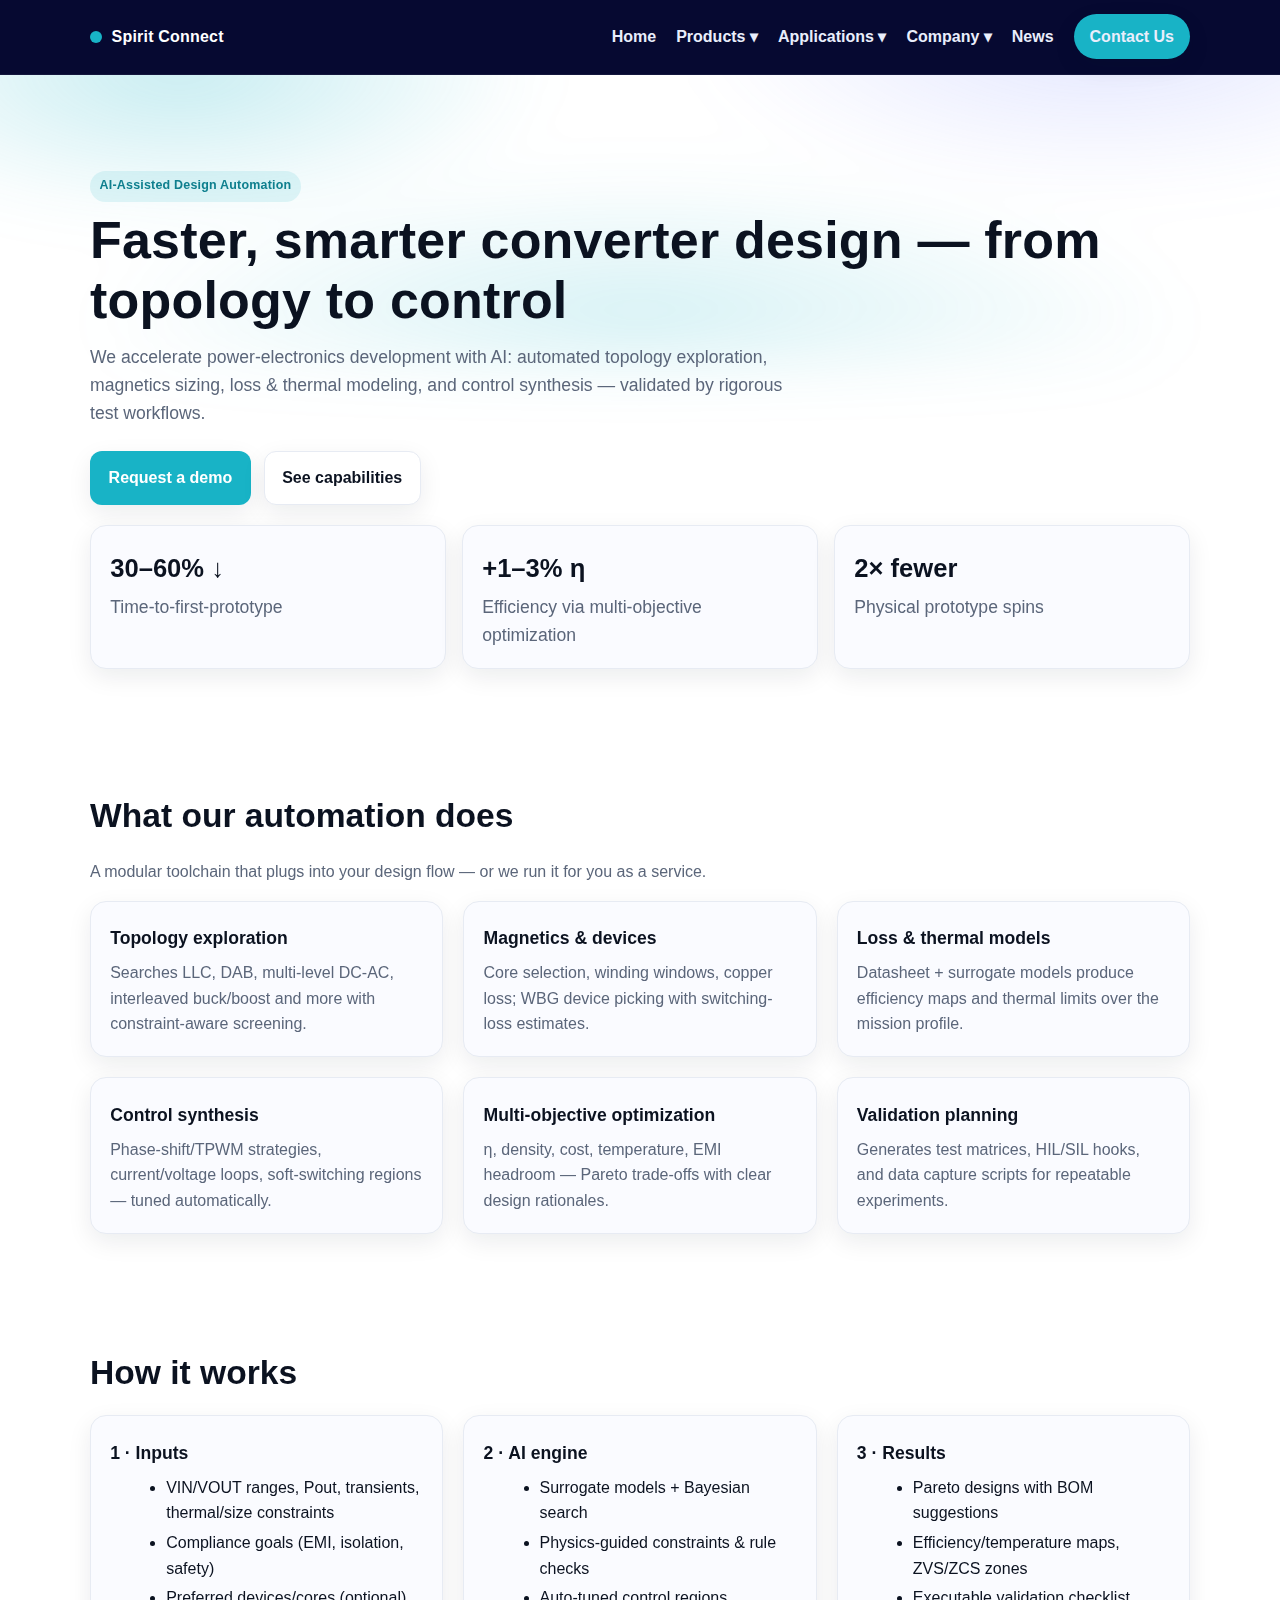
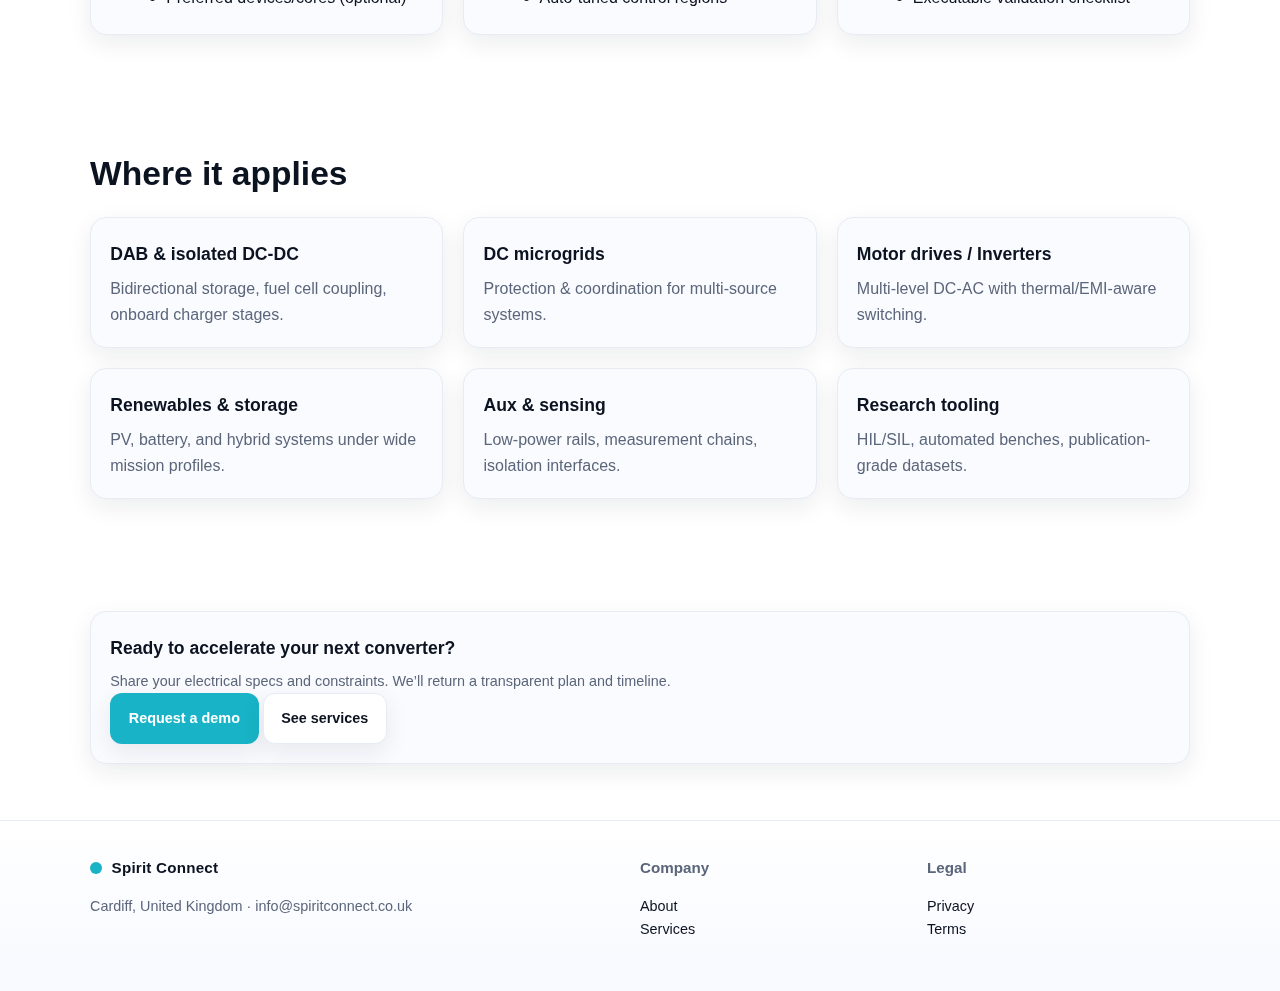
<file: index.html>
<!DOCTYPE html>
<html lang="en">
<head>
  <meta charset="utf-8"/>
  <meta name="viewport" content="width=device-width, initial-scale=1"/>
  <title>Spirit Connect – AI-Assisted Power Electronics Design Automation</title>
  <meta name="description" content="Spirit Connect provides AI-assisted power electronics design automation for converters: topology exploration, magnetics sizing, loss & thermal modeling, control synthesis, and validation."/>
  <link rel="stylesheet" href="style.css"/>
  <style>
    /* Small homepage accents */
    .badge{display:inline-block;padding:.35rem .6rem;border-radius:999px;background:rgba(24,179,198,.12);color:#0e7f8e;font-weight:800;font-size:.78rem;letter-spacing:.2px;margin-bottom:.6rem}
    .kpis{display:grid;gap:1rem;grid-template-columns:repeat(1,minmax(0,1fr));margin-top:1.25rem}
    .kpis .card h3{font-size:1.6rem;margin-bottom:.25rem}
    @media(min-width:720px){.kpis{grid-template-columns:repeat(3,1fr)}}
    .list{margin:.4rem 0 0 1rem}
    .list li{margin:.25rem 0}
  </style>
</head>
<body>

<!-- NAVBAR (dark, with dropdowns) -->
<header class="nav nav-dark">
  <div class="container nav-inner">
    <a class="brand" href="index.html" aria-label="Spirit Connect home"><span class="dot"></span> Spirit Connect</a>
    <button class="hamburger" aria-label="Open menu" aria-controls="mainmenu" aria-expanded="false">
      <span></span><span></span><span></span>
    </button>
    <nav id="mainmenu" class="menu">
      <a href="index.html" aria-current="page">Home</a>

      <div class="dropdown">
        <button class="drop-toggle" aria-expanded="false">Products ▾</button>
        <div class="drop-menu">
          <a href="transistor-database.html">Transistor Database</a>
          <a href="magnetic-database.html">Magnetic Database</a>
        </div>
      </div>

      <div class="dropdown">
        <button class="drop-toggle" aria-expanded="false">Applications ▾</button>
        <div class="drop-menu">
          <a href="applications-dab.html">DAB Converter</a>
          <a href="applications-sensing.html">Sensing Device</a>
        </div>
      </div>

      <div class="dropdown">
        <button class="drop-toggle" aria-expanded="false">Company ▾</button>
        <div class="drop-menu">
          <a href="about.html">About Us</a>
          <a href="team.html">Team</a>
          <a href="faq.html">FAQ</a>
          <a href="careers.html">Careers</a>
        </div>
      </div>

      <a href="news.html">News</a>
      <a href="contact.html" class="cta">Contact Us</a>
    </nav>
  </div>
</header>

<!-- HERO -->
<header class="hero">
  <div class="bg"></div>
  <div class="container">
    <span class="badge">AI-Assisted Design Automation</span>
    <h1>Faster, smarter converter design — from topology to control</h1>
    <p class="lead">
      We accelerate power-electronics development with AI: automated topology exploration,
      magnetics sizing, loss & thermal modeling, and control synthesis — validated by rigorous
      test workflows.
    </p>
    <div class="hero-actions">
      <a class="btn btn-primary" href="contact.html">Request a demo</a>
      <a class="btn btn-ghost" href="#capabilities">See capabilities</a>
    </div>

    <!-- Quick KPIs -->
    <div class="kpis">
      <div class="card"><h3>30–60% ↓</h3><p class="small">Time-to-first-prototype</p></div>
      <div class="card"><h3>+1–3% η</h3><p class="small">Efficiency via multi-objective optimization</p></div>
      <div class="card"><h3>2× fewer</h3><p class="small">Physical prototype spins</p></div>
    </div>
  </div>
</header>

<!-- WHAT IT DOES -->
<section id="capabilities" class="section">
  <div class="container">
    <h2>What our automation does</h2>
    <p class="lead">A modular toolchain that plugs into your design flow — or we run it for you as a service.</p>
    <div class="grid">
      <div class="card">
        <h3>Topology exploration</h3>
        <p>Searches LLC, DAB, multi-level DC-AC, interleaved buck/boost and more with constraint-aware screening.</p>
      </div>
      <div class="card">
        <h3>Magnetics & devices</h3>
        <p>Core selection, winding windows, copper loss; WBG device picking with switching-loss estimates.</p>
      </div>
      <div class="card">
        <h3>Loss & thermal models</h3>
        <p>Datasheet + surrogate models produce efficiency maps and thermal limits over the mission profile.</p>
      </div>
      <div class="card">
        <h3>Control synthesis</h3>
        <p>Phase-shift/TPWM strategies, current/voltage loops, soft-switching regions — tuned automatically.</p>
      </div>
      <div class="card">
        <h3>Multi-objective optimization</h3>
        <p>η, density, cost, temperature, EMI headroom — Pareto trade-offs with clear design rationales.</p>
      </div>
      <div class="card">
        <h3>Validation planning</h3>
        <p>Generates test matrices, HIL/SIL hooks, and data capture scripts for repeatable experiments.</p>
      </div>
    </div>
  </div>
</section>

<!-- HOW IT WORKS -->
<section class="section">
  <div class="container">
    <h2>How it works</h2>
    <div class="grid">
      <div class="card">
        <h3>1 · Inputs</h3>
        <ul class="list">
          <li>VIN/VOUT ranges, Pout, transients, thermal/size constraints</li>
          <li>Compliance goals (EMI, isolation, safety)</li>
          <li>Preferred devices/cores (optional)</li>
        </ul>
      </div>
      <div class="card">
        <h3>2 · AI engine</h3>
        <ul class="list">
          <li>Surrogate models + Bayesian search</li>
          <li>Physics-guided constraints & rule checks</li>
          <li>Auto-tuned control regions</li>
        </ul>
      </div>
      <div class="card">
        <h3>3 · Results</h3>
        <ul class="list">
          <li>Pareto designs with BOM suggestions</li>
          <li>Efficiency/temperature maps, ZVS/ZCS zones</li>
          <li>Executable validation checklist</li>
        </ul>
      </div>
    </div>
  </div>
</section>

<!-- APPLICATIONS -->
<section class="section">
  <div class="container">
    <h2>Where it applies</h2>
    <div class="grid">
      <div class="card"><h3>DAB & isolated DC-DC</h3><p>Bidirectional storage, fuel cell coupling, onboard charger stages.</p></div>
      <div class="card"><h3>DC microgrids</h3><p>Protection & coordination for multi-source systems.</p></div>
      <div class="card"><h3>Motor drives / Inverters</h3><p>Multi-level DC-AC with thermal/EMI-aware switching.</p></div>
      <div class="card"><h3>Renewables & storage</h3><p>PV, battery, and hybrid systems under wide mission profiles.</p></div>
      <div class="card"><h3>Aux & sensing</h3><p>Low-power rails, measurement chains, isolation interfaces.</p></div>
      <div class="card"><h3>Research tooling</h3><p>HIL/SIL, automated benches, publication-grade datasets.</p></div>
    </div>
  </div>
</section>

<!-- FINAL CTA -->
<section class="section">
  <div class="container">
    <div class="card">
      <h3>Ready to accelerate your next converter?</h3>
      <p class="small">Share your electrical specs and constraints. We’ll return a transparent plan and timeline.</p>
      <p class="small"><a class="btn btn-primary" href="contact.html">Request a demo</a> <a class="btn btn-ghost" href="services.html">See services</a></p>
    </div>
  </div>
</section>

<!-- FOOTER -->
<footer class="footer">
  <div class="container cols">
    <div>
      <div class="brand"><span class="dot"></span> Spirit Connect</div>
      <p class="small">Cardiff, United Kingdom · info@spiritconnect.co.uk</p>
    </div>
    <div>
      <strong>Company</strong>
      <p class="small"><a href="about.html">About</a><br><a href="services.html">Services</a></p>
    </div>
    <div>
      <strong>Legal</strong>
      <p class="small"><a href="#">Privacy</a><br><a href="#">Terms</a></p>
    </div>
  </div>
</footer>

<!-- NAVBAR JS (mobile + dropdowns) -->
<script>
const burger = document.querySelector('.hamburger');
const menu   = document.getElementById('mainmenu');
if (burger && menu){
  burger.addEventListener('click', () => {
    const open = menu.classList.toggle('open');
    burger.setAttribute('aria-expanded', open ? 'true' : 'false');
  });
}
document.querySelectorAll('.drop-toggle').forEach(btn => {
  btn.addEventListener('click', (e) => {
    const dd = e.currentTarget.closest('.dropdown');
    dd.classList.toggle('open');
    const expanded = dd.classList.contains('open');
    e.currentTarget.setAttribute('aria-expanded', expanded ? 'true' : 'false');
  });
  btn.addEventListener('keydown', (e) => {
    if (e.key === 'Enter' || e.key === ' ') { e.preventDefault(); btn.click(); }
  });
});
</script>
</body>
</html>
</file>
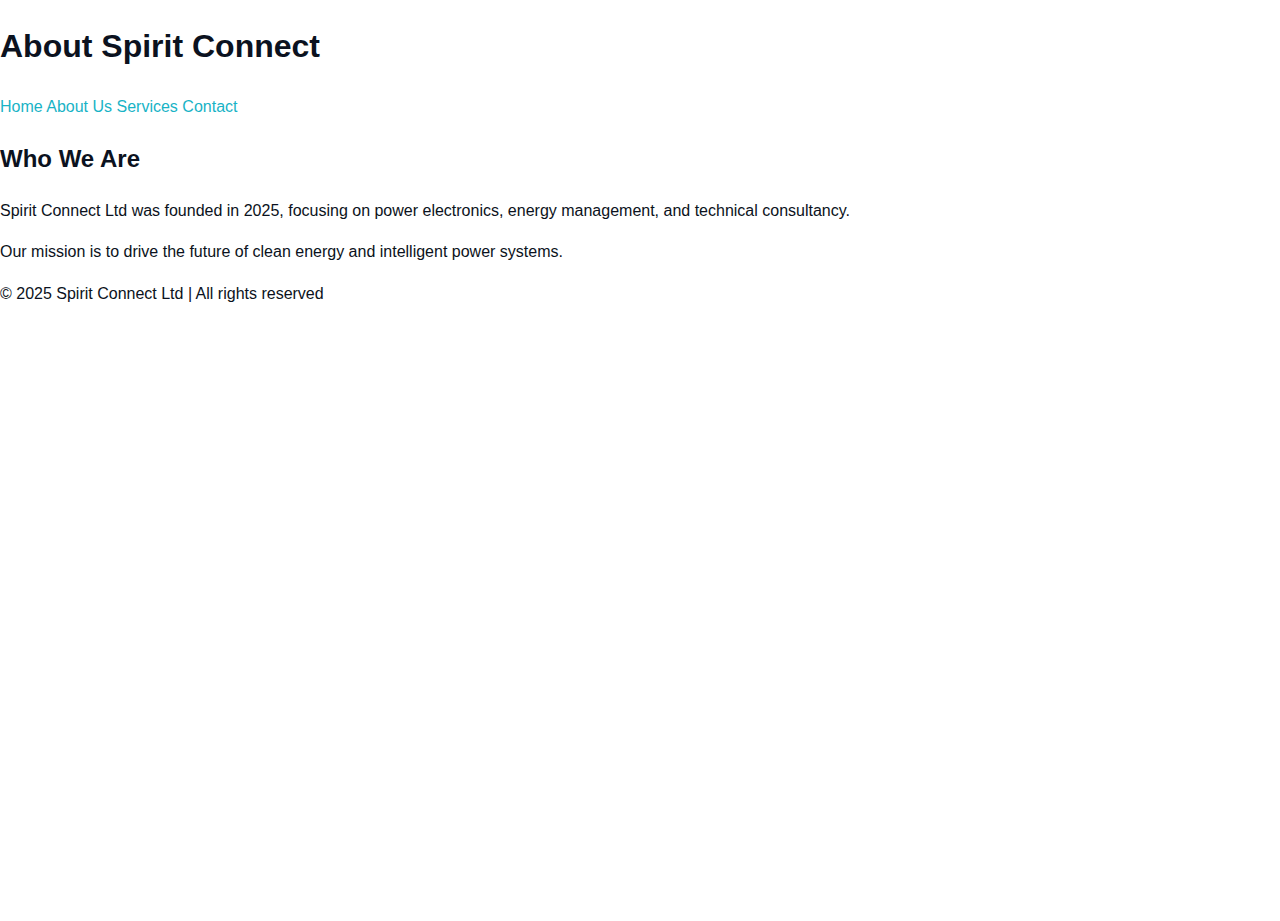
<file: about.html>
<!DOCTYPE html>
<html lang="en">
<head>
  <meta charset="UTF-8">
  <meta name="viewport" content="width=device-width, initial-scale=1.0">
  <title>About Us - Spirit Connect Ltd</title>
  <link rel="stylesheet" href="style.css">
</head>
<body>
  <header>
    <h1>About Spirit Connect</h1>
  </header>

  <nav>
    <a href="index.html">Home</a>
    <a href="about.html">About Us</a>
    <a href="services.html">Services</a>
    <a href="contact.html">Contact</a>
  </nav>

  <section>
    <h2>Who We Are</h2>
    <p>Spirit Connect Ltd was founded in 2025, focusing on power electronics, energy management, and technical consultancy.</p>
    <p>Our mission is to drive the future of clean energy and intelligent power systems.</p>
  </section>

  <footer>
    <p>&copy; 2025 Spirit Connect Ltd | All rights reserved</p>
  </footer>
</body>
</html>
</file>
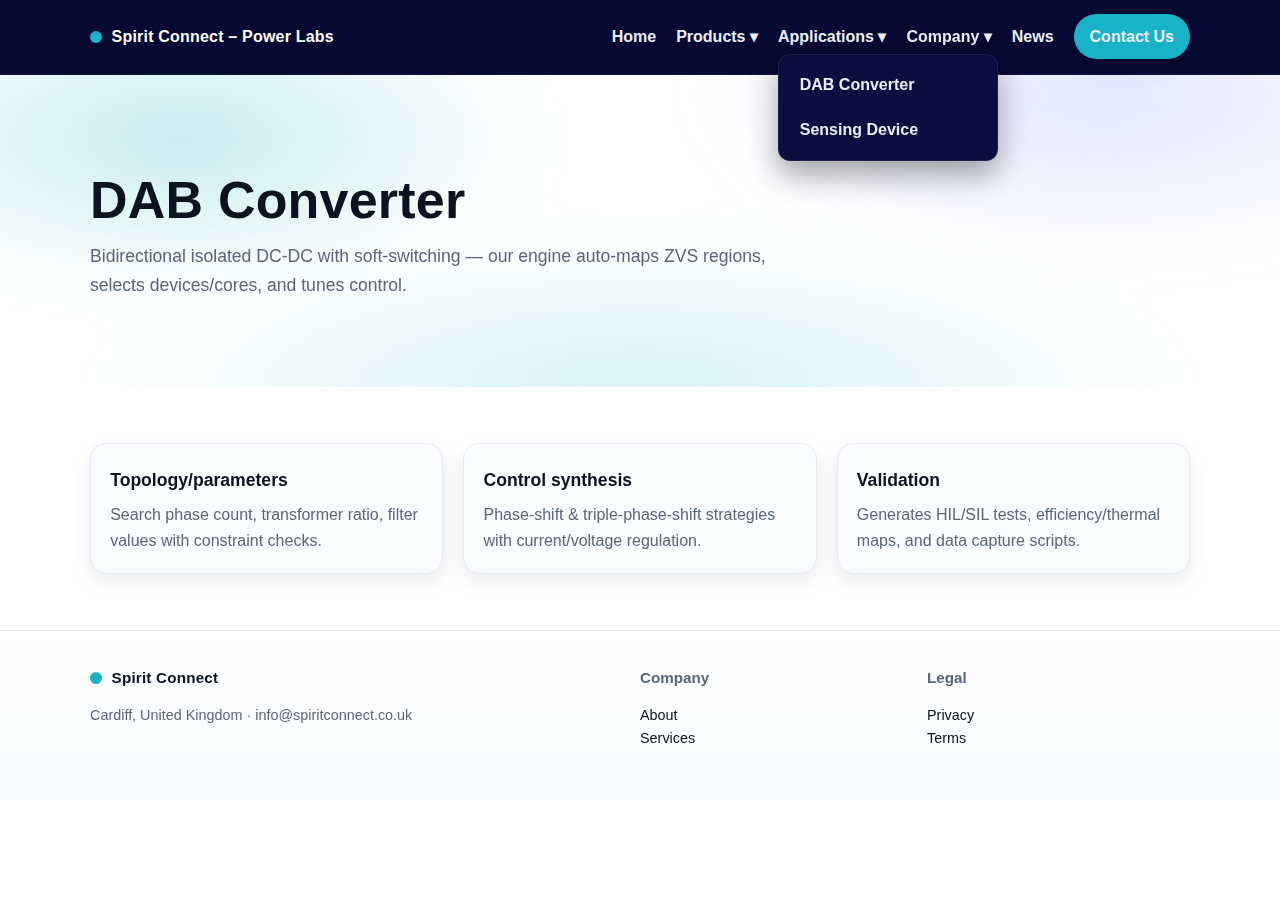
<file: applications-dab.html>
<!DOCTYPE html>
<html lang="en">
<head>
  <meta charset="utf-8"/><meta name="viewport" content="width=device-width, initial-scale=1"/>
  <title>DAB Converter – Spirit Connect</title>
  <meta name="description" content="How our AI-assisted engine accelerates DAB converter design and control."/>
  <link rel="stylesheet" href="style.css"/>
</head>
<body>
<header class="nav nav-dark"><div class="container nav-inner">
  <a class="brand" href="index.html"><span class="dot"></span> Spirit Connect – Power Labs</a>
  <button class="hamburger" aria-label="Open menu" aria-controls="mainmenu" aria-expanded="false"><span></span><span></span><span></span></button>
  <nav id="mainmenu" class="menu">
    <a href="index.html">Home</a>
    <div class="dropdown"><button class="drop-toggle">Products ▾</button><div class="drop-menu"><a href="transistor-database.html">Transistor Database</a><a href="magnetic-database.html">Magnetic Database</a></div></div>
    <div class="dropdown"><button class="drop-toggle" aria-expanded="true">Applications ▾</button>
      <div class="drop-menu" style="display:block"><a href="applications-dab.html" aria-current="page">DAB Converter</a><a href="applications-sensing.html">Sensing Device</a></div>
    </div>
    <div class="dropdown"><button class="drop-toggle">Company ▾</button><div class="drop-menu"><a href="about.html">About Us</a><a href="team.html">Team</a><a href="faq.html">FAQ</a><a href="careers.html">Careers</a></div></div>
    <a href="news.html">News</a><a href="contact.html" class="cta">Contact Us</a>
  </nav>
</div></header>

<header class="hero"><div class="bg"></div><div class="container">
  <h1>DAB Converter</h1>
  <p class="lead">Bidirectional isolated DC-DC with soft-switching — our engine auto-maps ZVS regions, selects devices/cores, and tunes control.</p>
</div></header>

<section class="section"><div class="container grid">
  <div class="card"><h3>Topology/parameters</h3><p>Search phase count, transformer ratio, filter values with constraint checks.</p></div>
  <div class="card"><h3>Control synthesis</h3><p>Phase-shift & triple-phase-shift strategies with current/voltage regulation.</p></div>
  <div class="card"><h3>Validation</h3><p>Generates HIL/SIL tests, efficiency/thermal maps, and data capture scripts.</p></div>
</div></section>

<footer class="footer"><div class="container cols"><div><div class="brand"><span class="dot"></span> Spirit Connect</div><p class="small">Cardiff, United Kingdom · info@spiritconnect.co.uk</p></div><div><strong>Company</strong><p class="small"><a href="about.html">About</a><br><a href="services.html">Services</a></p></div><div><strong>Legal</strong><p class="small"><a href="#">Privacy</a><br><a href="#">Terms</a></p></div></div></footer>

<script>
const burger=document.querySelector('.hamburger'),menu=document.getElementById('mainmenu');
if(burger&&menu){burger.addEventListener('click',()=>{const o=menu.classList.toggle('open');burger.setAttribute('aria-expanded',o?'true':'false');});}
document.querySelectorAll('.drop-toggle').forEach(b=>{b.addEventListener('click',e=>{const d=e.currentTarget.closest('.dropdown');d.classList.toggle('open');b.setAttribute('aria-expanded',d.classList.contains('open')?'true':'false');});b.addEventListener('keydown',e=>{if(e.key==='Enter'||e.key===' '){e.preventDefault();b.click();}});});
</script>
</body>
</html>
</file>
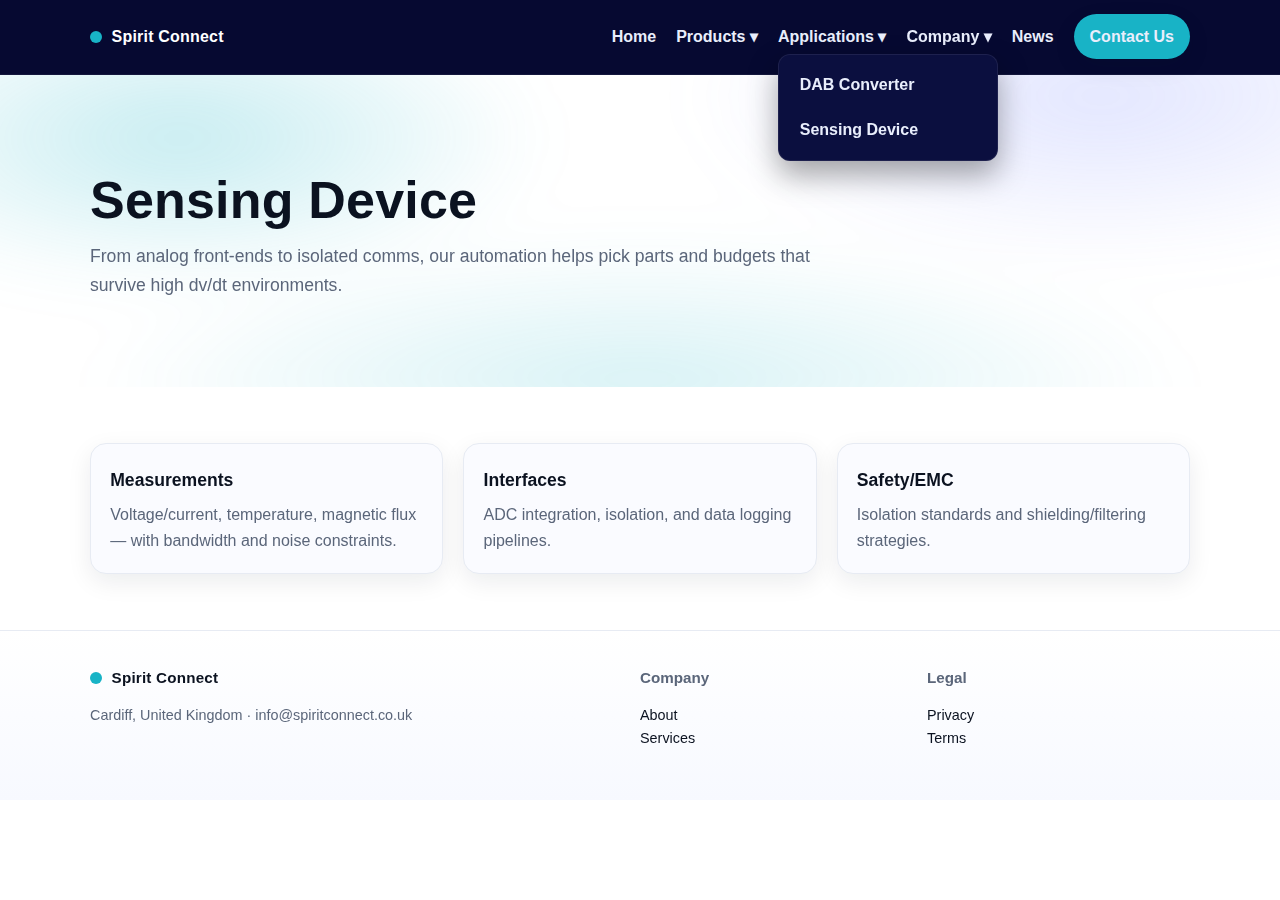
<file: applications-sensing.html>
<!DOCTYPE html>
<html lang="en">
<head>
  <meta charset="utf-8"/><meta name="viewport" content="width=device-width, initial-scale=1"/>
  <title>Sensing Device – Spirit Connect</title>
  <meta name="description" content="Automation for measurement chains: isolation, bandwidth, and robustness in power environments."/>
  <link rel="stylesheet" href="style.css"/>
</head>
<body>
<header class="nav nav-dark"><div class="container nav-inner">
  <a class="brand" href="index.html"><span class="dot"></span> Spirit Connect</a>
  <button class="hamburger" aria-label="Open menu" aria-controls="mainmenu" aria-expanded="false"><span></span><span></span><span></span></button>
  <nav id="mainmenu" class="menu">
    <a href="index.html">Home</a>
    <div class="dropdown"><button class="drop-toggle">Products ▾</button><div class="drop-menu"><a href="transistor-database.html">Transistor Database</a><a href="magnetic-database.html">Magnetic Database</a></div></div>
    <div class="dropdown"><button class="drop-toggle" aria-expanded="true">Applications ▾</button>
      <div class="drop-menu" style="display:block"><a href="applications-dab.html">DAB Converter</a><a href="applications-sensing.html" aria-current="page">Sensing Device</a></div>
    </div>
    <div class="dropdown"><button class="drop-toggle">Company ▾</button><div class="drop-menu"><a href="about.html">About Us</a><a href="team.html">Team</a><a href="faq.html">FAQ</a><a href="careers.html">Careers</a></div></div>
    <a href="news.html">News</a><a href="contact.html" class="cta">Contact Us</a>
  </nav>
</div></header>

<header class="hero"><div class="bg"></div><div class="container">
  <h1>Sensing Device</h1>
  <p class="lead">From analog front-ends to isolated comms, our automation helps pick parts and budgets that survive high dv/dt environments.</p>
</div></header>

<section class="section"><div class="container grid">
  <div class="card"><h3>Measurements</h3><p>Voltage/current, temperature, magnetic flux — with bandwidth and noise constraints.</p></div>
  <div class="card"><h3>Interfaces</h3><p>ADC integration, isolation, and data logging pipelines.</p></div>
  <div class="card"><h3>Safety/EMC</h3><p>Isolation standards and shielding/filtering strategies.</p></div>
</div></section>

<footer class="footer"><div class="container cols"><div><div class="brand"><span class="dot"></span> Spirit Connect</div><p class="small">Cardiff, United Kingdom · info@spiritconnect.co.uk</p></div><div><strong>Company</strong><p class="small"><a href="about.html">About</a><br><a href="services.html">Services</a></p></div><div><strong>Legal</strong><p class="small"><a href="#">Privacy</a><br><a href="#">Terms</a></p></div></div></footer>

<script>
const burger=document.querySelector('.hamburger'),menu=document.getElementById('mainmenu');
if(burger&&menu){burger.addEventListener('click',()=>{const o=menu.classList.toggle('open');burger.setAttribute('aria-expanded',o?'true':'false');});}
document.querySelectorAll('.drop-toggle').forEach(b=>{b.addEventListener('click',e=>{const d=e.currentTarget.closest('.dropdown');d.classList.toggle('open');b.setAttribute('aria-expanded',d.classList.contains('open')?'true':'false');});b.addEventListener('keydown',e=>{if(e.key==='Enter'||e.key===' '){e.preventDefault();b.click();}});});
</script>
</body>
</html>
</file>
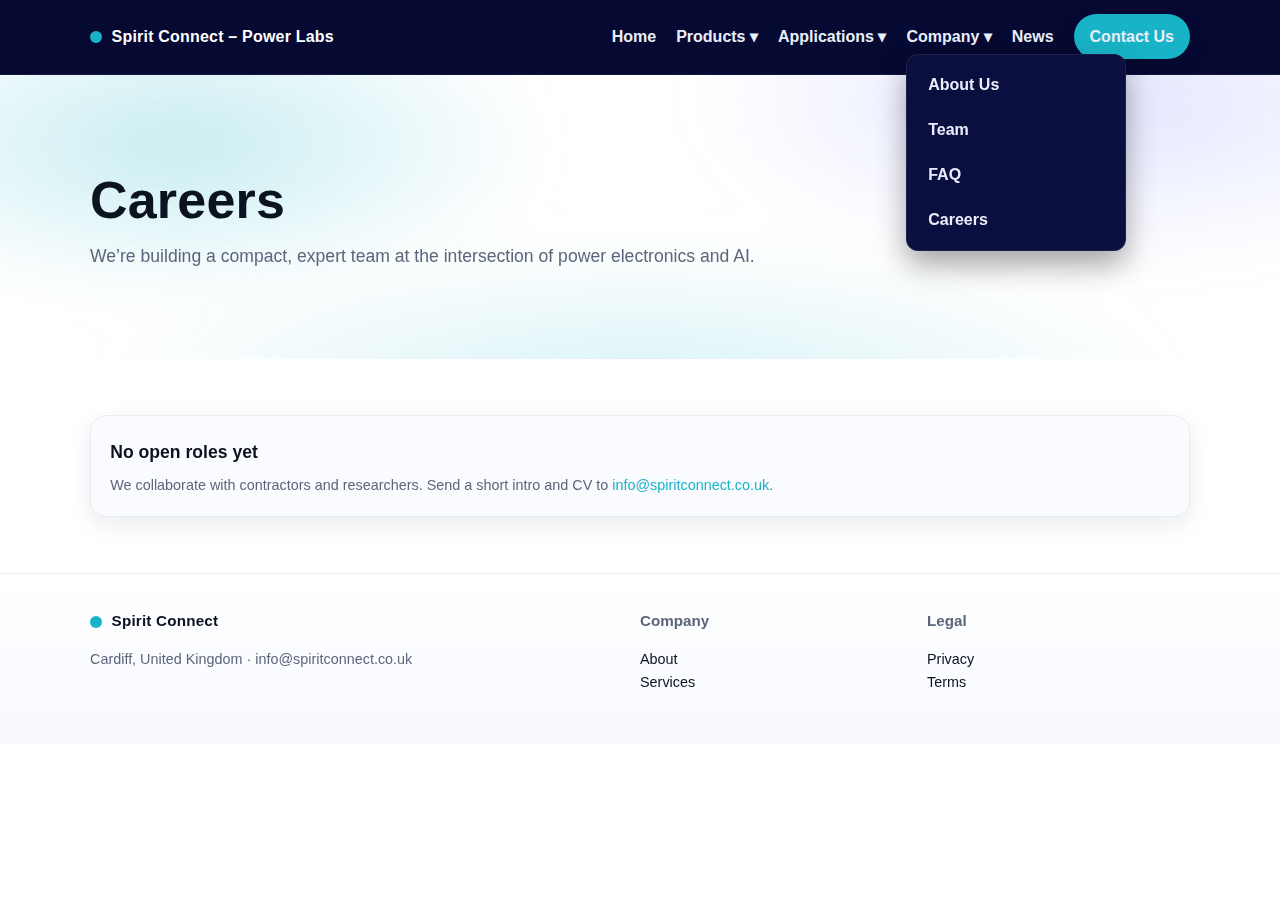
<file: careers.html>
<!DOCTYPE html>
<html lang="en">
<head>
  <meta charset="utf-8"/><meta name="viewport" content="width=device-width, initial-scale=1"/>
  <title>Careers – Spirit Connect</title>
  <meta name="description" content="Open roles and collaboration opportunities."/>
  <link rel="stylesheet" href="style.css"/>
</head>
<body>
<header class="nav nav-dark"><div class="container nav-inner">
  <a class="brand" href="index.html"><span class="dot"></span> Spirit Connect – Power Labs</a>
  <button class="hamburger" aria-label="Open menu" aria-controls="mainmenu" aria-expanded="false"><span></span><span></span><span></span></button>
  <nav id="mainmenu" class="menu">
    <a href="index.html">Home</a>
    <div class="dropdown"><button class="drop-toggle">Products ▾</button><div class="drop-menu"><a href="transistor-database.html">Transistor Database</a><a href="magnetic-database.html">Magnetic Database</a></div></div>
    <div class="dropdown"><button class="drop-toggle">Applications ▾</button><div class="drop-menu"><a href="applications-dab.html">DAB Converter</a><a href="applications-sensing.html">Sensing Device</a></div></div>
    <div class="dropdown"><button class="drop-toggle" aria-expanded="true">Company ▾</button><div class="drop-menu" style="display:block"><a href="about.html">About Us</a><a href="team.html">Team</a><a href="faq.html">FAQ</a><a href="careers.html" aria-current="page">Careers</a></div></div>
    <a href="news.html">News</a><a href="contact.html" class="cta">Contact Us</a>
  </nav>
</div></header>

<header class="hero"><div class="bg"></div><div class="container">
  <h1>Careers</h1>
  <p class="lead">We’re building a compact, expert team at the intersection of power electronics and AI.</p>
</div></header>

<section class="section"><div class="container">
  <div class="card"><h3>No open roles yet</h3><p class="small">We collaborate with contractors and researchers. Send a short intro and CV to <a href="mailto:info@spiritconnect.co.uk">info@spiritconnect.co.uk</a>.</p></div>
</div></section>

<footer class="footer"><div class="container cols"><div><div class="brand"><span class="dot"></span> Spirit Connect</div><p class="small">Cardiff, United Kingdom · info@spiritconnect.co.uk</p></div><div><strong>Company</strong><p class="small"><a href="about.html">About</a><br><a href="services.html">Services</a></p></div><div><strong>Legal</strong><p class="small"><a href="#">Privacy</a><br><a href="#">Terms</a></p></div></div></footer>

<script>
const burger=document.querySelector('.hamburger'),menu=document.getElementById('mainmenu');
if(burger&&menu){burger.addEventListener('click',()=>{const o=menu.classList.toggle('open');burger.setAttribute('aria-expanded',o?'true':'false');});}
document.querySelectorAll('.drop-toggle').forEach(b=>{b.addEventListener('click',e=>{const d=e.currentTarget.closest('.dropdown');d.classList.toggle('open');b.setAttribute('aria-expanded',d.classList.contains('open')?'true':'false');});b.addEventListener('keydown',e=>{if(e.key==='Enter'||e.key===' '){e.preventDefault();b.click();}});});
</script>
</body>
</html>
</file>
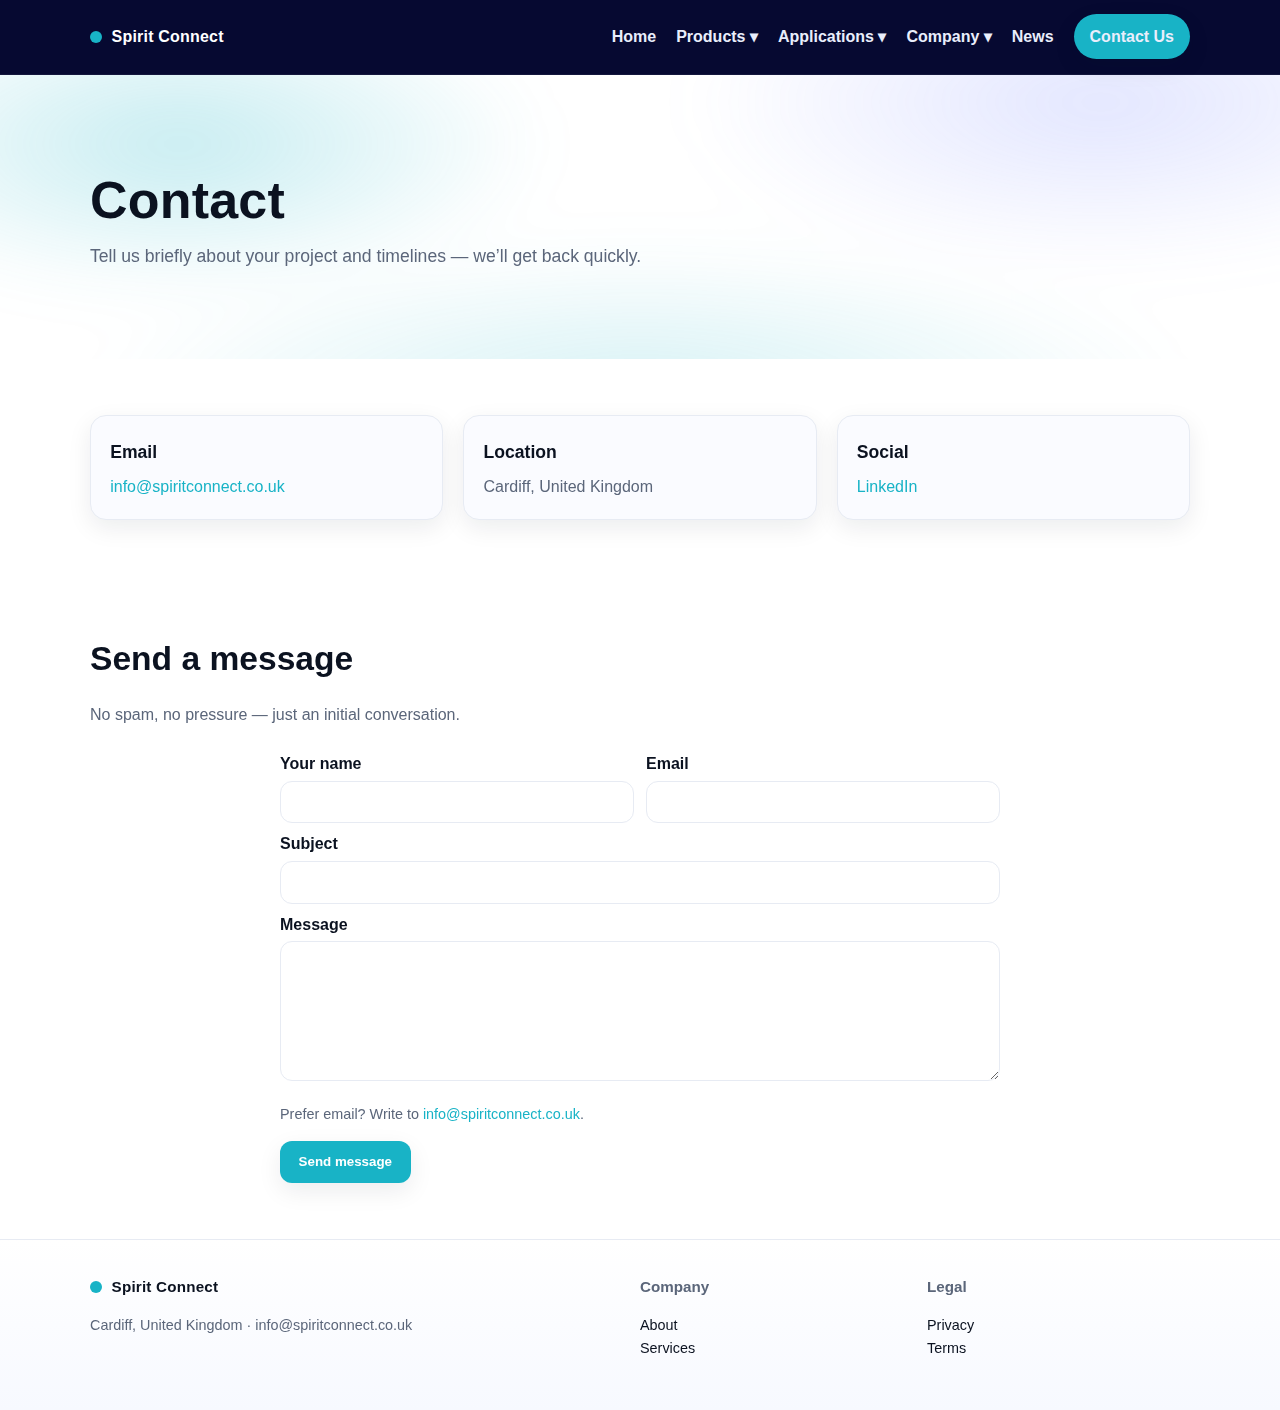
<file: contact.html>
<!DOCTYPE html>
<html lang="en">
<head>
  <meta charset="utf-8"/>
  <meta name="viewport" content="width=device-width, initial-scale=1"/>
  <title>Contact – Spirit Connect Ltd</title>
  <meta name="description" content="Contact Spirit Connect Ltd to discuss power electronics and clean-energy projects."/>
  <link rel="stylesheet" href="style.css"/>
  <style>
    form{max-width:720px;margin-inline:auto}
    label{display:block;margin:.5rem 0 .25rem;font-weight:600}
    input, textarea{
      width:100%;padding:.8rem 1rem;border-radius:12px;border:1px solid var(--border);
      background:#fff; outline:none;
    }
    textarea{min-height:140px;resize:vertical}
    .form-row{display:grid;gap:.75rem}
    @media(min-width:720px){.form-row{grid-template-columns:1fr 1fr}}
  </style>
</head>
<body>

  <!-- NAV -->
  <header class="nav nav-dark">
    <div class="container nav-inner">
      <a class="brand" href="index.html"><span class="dot"></span> Spirit Connect</a>
      <button class="hamburger" aria-label="Open menu" aria-controls="mainmenu" aria-expanded="false">
        <span></span><span></span><span></span>
      </button>
      <nav id="mainmenu" class="menu">
        <a href="index.html">Home</a>
        <div class="dropdown">
          <button class="drop-toggle" aria-expanded="false">Products ▾</button>
          <div class="drop-menu">
            <a href="transistor-database.html">Transistor Database</a>
            <a href="magnetic-database.html">Magnetic Database</a>
          </div>
        </div>
        <div class="dropdown">
          <button class="drop-toggle" aria-expanded="false">Applications ▾</button>
          <div class="drop-menu">
            <a href="applications-dab.html">DAB Converter</a>
            <a href="applications-sensing.html">Sensing Device</a>
          </div>
        </div>
        <div class="dropdown">
          <button class="drop-toggle" aria-expanded="false">Company ▾</button>
          <div class="drop-menu">
            <a href="about.html">About Us</a>
            <a href="team.html">Team</a>
            <a href="faq.html">FAQ</a>
            <a href="careers.html">Careers</a>
          </div>
        </div>
        <a href="news.html">News</a>
        <a href="contact.html" class="cta" aria-current="page">Contact Us</a>
      </nav>
    </div>
  </header>

  <!-- HERO -->
  <header class="hero">
    <div class="bg"></div>
    <div class="container">
      <h1>Contact</h1>
      <p class="lead">Tell us briefly about your project and timelines — we’ll get back quickly.</p>
    </div>
  </header>

  <!-- Contact cards -->
  <section class="section">
    <div class="container grid">
      <div class="card">
        <h3>Email</h3>
        <p><a href="mailto:info@spiritconnect.co.uk">info@spiritconnect.co.uk</a></p>
      </div>
      <div class="card">
        <h3>Location</h3>
        <p>Cardiff, United Kingdom</p>
      </div>
      <div class="card">
        <h3>Social</h3>
        <p><a href="#" rel="me">LinkedIn</a></p>
      </div>
    </div>
  </section>

  <!-- Simple form (replace action with your Formspree endpoint) -->
  <section class="section">
    <div class="container">
      <h2>Send a message</h2>
      <p class="lead">No spam, no pressure — just an initial conversation.</p>
      <form action="https://formspree.io/f/your-id-here" method="POST">
        <div class="form-row">
          <div>
            <label for="name">Your name</label>
            <input id="name" name="name" type="text" required/>
          </div>
          <div>
            <label for="email">Email</label>
            <input id="email" name="email" type="email" required/>
          </div>
        </div>
        <label for="subject">Subject</label>
        <input id="subject" name="subject" type="text"/>
        <label for="message">Message</label>
        <textarea id="message" name="message" required></textarea>
        <p class="small">Prefer email? Write to <a href="mailto:info@spiritconnect.co.uk">info@spiritconnect.co.uk</a>.</p>
        <button class="btn btn-primary" type="submit">Send message</button>
      </form>
    </div>
  </section>

  <!-- FOOTER -->
  <footer class="footer">
    <div class="container cols">
      <div>
        <div class="brand"><span class="dot"></span> Spirit Connect</div>
        <p class="small">Cardiff, United Kingdom · info@spiritconnect.co.uk</p>
      </div>
      <div>
        <strong>Company</strong>
        <p class="small"><a href="about.html">About</a><br><a href="services.html">Services</a></p>
      </div>
      <div>
        <strong>Legal</strong>
        <p class="small"><a href="#">Privacy</a><br><a href="#">Terms</a></p>
      </div>
    </div>
  </footer>

  <!-- JS -->
  <script>
    const burger = document.querySelector('.hamburger');
    const menu   = document.getElementById('mainmenu');
    if (burger && menu){ burger.addEventListener('click',()=>{const o=menu.classList.toggle('open');burger.setAttribute('aria-expanded',o?'true':'false');});}
    document.querySelectorAll('.drop-toggle').forEach(b=>{b.addEventListener('click',e=>{const d=e.currentTarget.closest('.dropdown');d.classList.toggle('open');b.setAttribute('aria-expanded',d.classList.contains('open')?'true':'false');});b.addEventListener('keydown',e=>{if(e.key==='Enter'||e.key===' '){e.preventDefault();b.click();}});});
  </script>
</body>
</html>
</file>
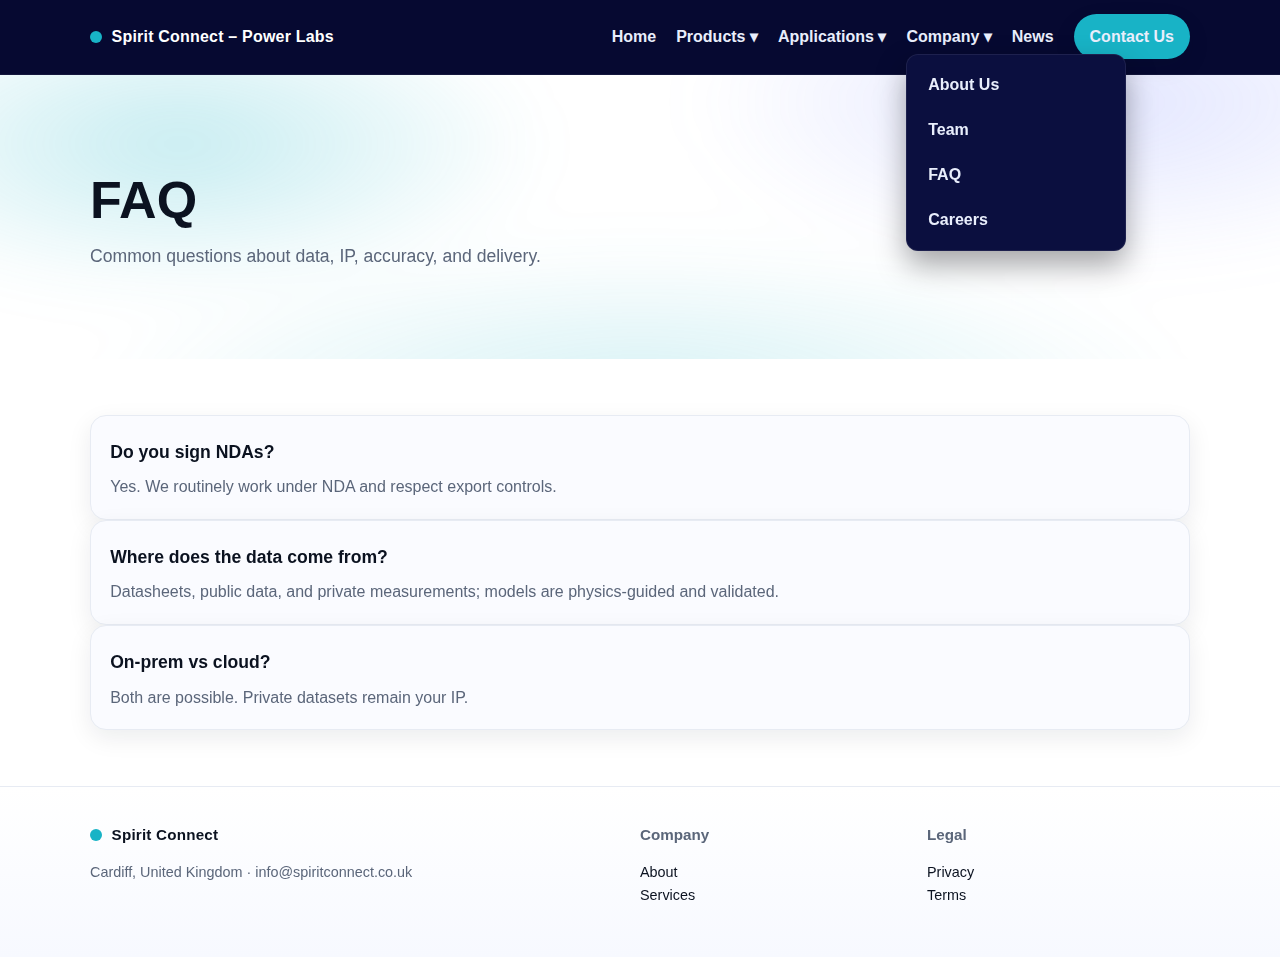
<file: faq.html>
<!DOCTYPE html>
<html lang="en">
<head>
  <meta charset="utf-8"/><meta name="viewport" content="width=device-width, initial-scale=1"/>
  <title>FAQ – Spirit Connect</title>
  <meta name="description" content="FAQ about scope, data, IP, and deployment of Spirit Connect's automation."/>
  <link rel="stylesheet" href="style.css"/>
</head>
<body>
<header class="nav nav-dark"><div class="container nav-inner">
  <a class="brand" href="index.html"><span class="dot"></span> Spirit Connect – Power Labs</a>
  <button class="hamburger" aria-label="Open menu" aria-controls="mainmenu" aria-expanded="false"><span></span><span></span><span></span></button>
  <nav id="mainmenu" class="menu">
    <a href="index.html">Home</a>
    <div class="dropdown"><button class="drop-toggle">Products ▾</button><div class="drop-menu"><a href="transistor-database.html">Transistor Database</a><a href="magnetic-database.html">Magnetic Database</a></div></div>
    <div class="dropdown"><button class="drop-toggle">Applications ▾</button><div class="drop-menu"><a href="applications-dab.html">DAB Converter</a><a href="applications-sensing.html">Sensing Device</a></div></div>
    <div class="dropdown"><button class="drop-toggle" aria-expanded="true">Company ▾</button><div class="drop-menu" style="display:block"><a href="about.html">About Us</a><a href="team.html">Team</a><a href="faq.html" aria-current="page">FAQ</a><a href="careers.html">Careers</a></div></div>
    <a href="news.html">News</a><a href="contact.html" class="cta">Contact Us</a>
  </nav>
</div></header>

<header class="hero"><div class="bg"></div><div class="container">
  <h1>FAQ</h1>
  <p class="lead">Common questions about data, IP, accuracy, and delivery.</p>
</div></header>

<section class="section"><div class="container">
  <div class="card"><h3>Do you sign NDAs?</h3><p>Yes. We routinely work under NDA and respect export controls.</p></div>
  <div class="card"><h3>Where does the data come from?</h3><p>Datasheets, public data, and private measurements; models are physics-guided and validated.</p></div>
  <div class="card"><h3>On-prem vs cloud?</h3><p>Both are possible. Private datasets remain your IP.</p></div>
</div></section>

<footer class="footer"><div class="container cols"><div><div class="brand"><span class="dot"></span> Spirit Connect</div><p class="small">Cardiff, United Kingdom · info@spiritconnect.co.uk</p></div><div><strong>Company</strong><p class="small"><a href="about.html">About</a><br><a href="services.html">Services</a></p></div><div><strong>Legal</strong><p class="small"><a href="#">Privacy</a><br><a href="#">Terms</a></p></div></div></footer>

<script>
const burger=document.querySelector('.hamburger'),menu=document.getElementById('mainmenu');
if(burger&&menu){burger.addEventListener('click',()=>{const o=menu.classList.toggle('open');burger.setAttribute('aria-expanded',o?'true':'false');});}
document.querySelectorAll('.drop-toggle').forEach(b=>{b.addEventListener('click',e=>{const d=e.currentTarget.closest('.dropdown');d.classList.toggle('open');b.setAttribute('aria-expanded',d.classList.contains('open')?'true':'false');});b.addEventListener('keydown',e=>{if(e.key==='Enter'||e.key===' '){e.preventDefault();b.click();}});});
</script>
</body>
</html>
</file>
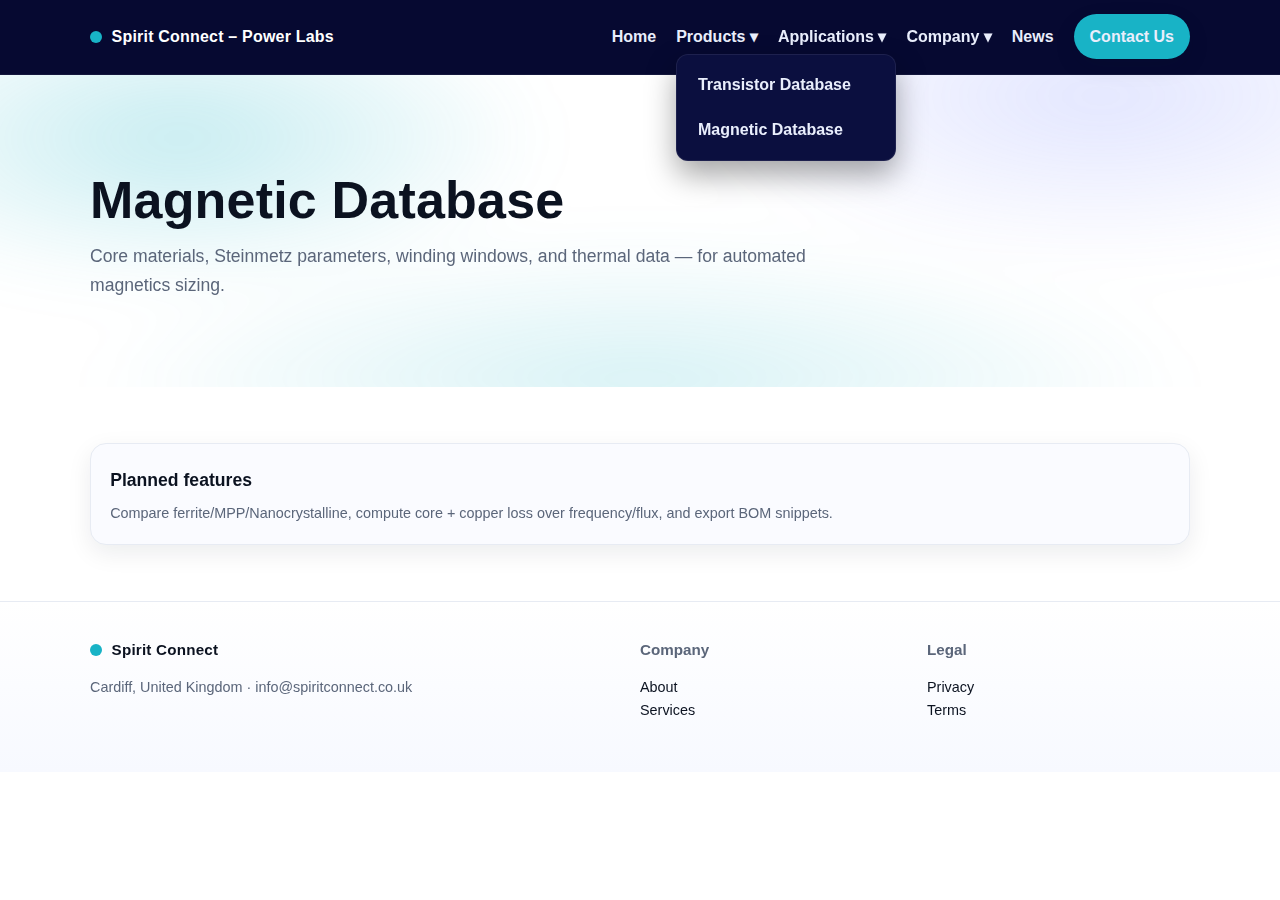
<file: magnetic-database.html>
<!DOCTYPE html>
<html lang="en">
<head>
  <meta charset="utf-8"/><meta name="viewport" content="width=device-width, initial-scale=1"/>
  <title>Magnetic Database – Spirit Connect</title>
  <meta name="description" content="Placeholder for core materials and loss models used by the automation engine."/>
  <link rel="stylesheet" href="style.css"/>
</head>
<body>
<header class="nav nav-dark"><div class="container nav-inner">
  <a class="brand" href="index.html"><span class="dot"></span> Spirit Connect – Power Labs</a>
  <button class="hamburger" aria-label="Open menu" aria-controls="mainmenu" aria-expanded="false"><span></span><span></span><span></span></button>
  <nav id="mainmenu" class="menu">
    <a href="index.html">Home</a>
    <div class="dropdown"><button class="drop-toggle" aria-expanded="true">Products ▾</button>
      <div class="drop-menu" style="display:block">
        <a href="transistor-database.html">Transistor Database</a>
        <a href="magnetic-database.html" aria-current="page">Magnetic Database</a>
      </div>
    </div>
    <div class="dropdown"><button class="drop-toggle">Applications ▾</button>
      <div class="drop-menu"><a href="applications-dab.html">DAB Converter</a><a href="applications-sensing.html">Sensing Device</a></div>
    </div>
    <div class="dropdown"><button class="drop-toggle">Company ▾</button>
      <div class="drop-menu"><a href="about.html">About Us</a><a href="team.html">Team</a><a href="faq.html">FAQ</a><a href="careers.html">Careers</a></div>
    </div>
    <a href="news.html">News</a><a href="contact.html" class="cta">Contact Us</a>
  </nav>
</div></header>

<header class="hero"><div class="bg"></div><div class="container">
  <h1>Magnetic Database</h1>
  <p class="lead">Core materials, Steinmetz parameters, winding windows, and thermal data — for automated magnetics sizing.</p>
</div></header>

<section class="section"><div class="container">
  <div class="card"><h3>Planned features</h3><p class="small">Compare ferrite/MPP/Nanocrystalline, compute core + copper loss over frequency/flux, and export BOM snippets.</p></div>
</div></section>

<footer class="footer"><div class="container cols"><div><div class="brand"><span class="dot"></span> Spirit Connect</div><p class="small">Cardiff, United Kingdom · info@spiritconnect.co.uk</p></div><div><strong>Company</strong><p class="small"><a href="about.html">About</a><br><a href="services.html">Services</a></p></div><div><strong>Legal</strong><p class="small"><a href="#">Privacy</a><br><a href="#">Terms</a></p></div></div></footer>

<script>
const burger=document.querySelector('.hamburger'),menu=document.getElementById('mainmenu');
if(burger&&menu){burger.addEventListener('click',()=>{const o=menu.classList.toggle('open');burger.setAttribute('aria-expanded',o?'true':'false');});}
document.querySelectorAll('.drop-toggle').forEach(b=>{b.addEventListener('click',e=>{const d=e.currentTarget.closest('.dropdown');d.classList.toggle('open');b.setAttribute('aria-expanded',d.classList.contains('open')?'true':'false');});b.addEventListener('keydown',e=>{if(e.key==='Enter'||e.key===' '){e.preventDefault();b.click();}});});
</script>
</body>
</html>
</file>
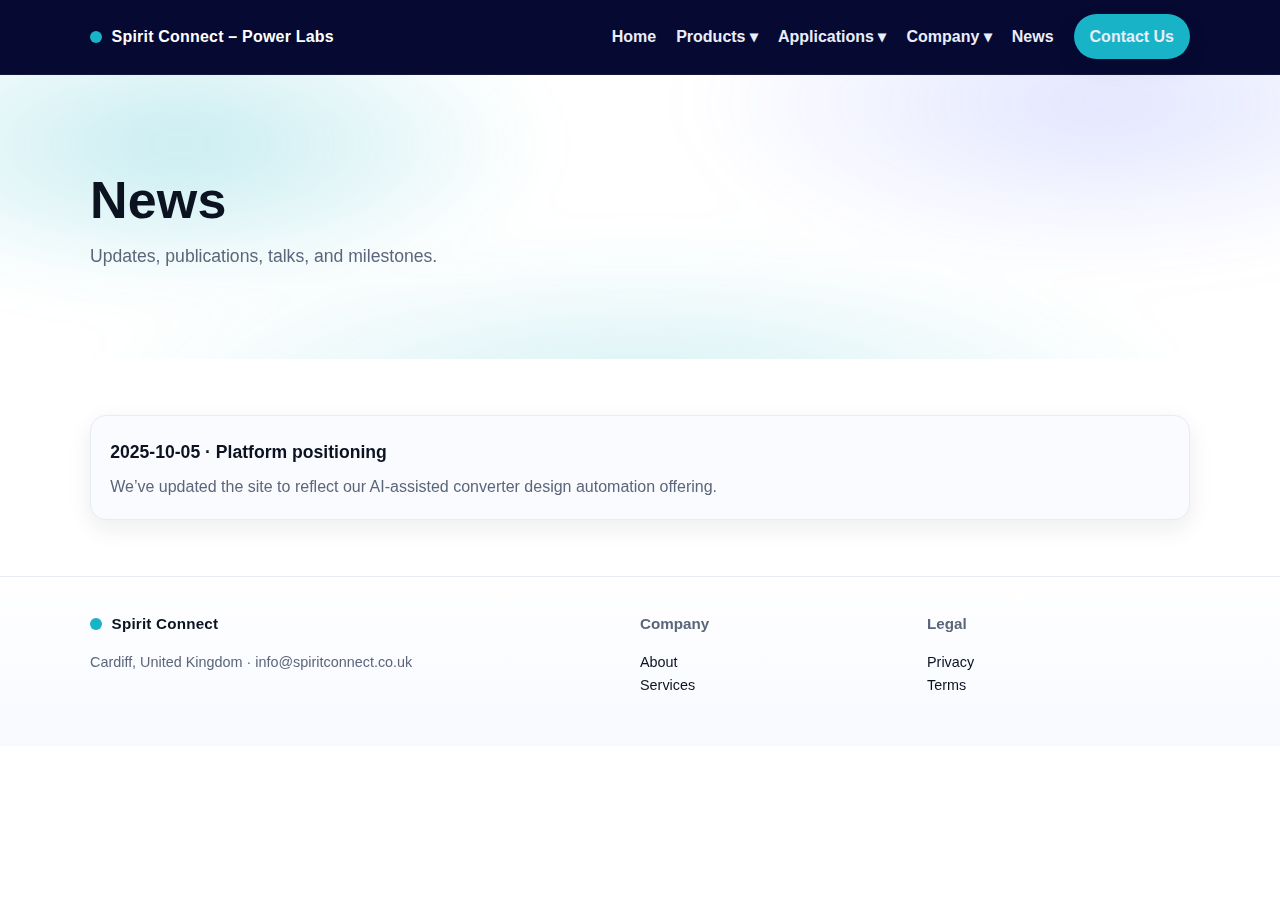
<file: news.html>
<!DOCTYPE html>
<html lang="en">
<head>
  <meta charset="utf-8"/><meta name="viewport" content="width=device-width, initial-scale=1"/>
  <title>News – Spirit Connect</title>
  <meta name="description" content="Updates, publications, and milestones."/>
  <link rel="stylesheet" href="style.css"/>
</head>
<body>
<header class="nav nav-dark"><div class="container nav-inner">
  <a class="brand" href="index.html"><span class="dot"></span> Spirit Connect – Power Labs</a>
  <button class="hamburger" aria-label="Open menu" aria-controls="mainmenu" aria-expanded="false"><span></span><span></span><span></span></button>
  <nav id="mainmenu" class="menu">
    <a href="index.html">Home</a>
    <div class="dropdown"><button class="drop-toggle">Products ▾</button><div class="drop-menu"><a href="transistor-database.html">Transistor Database</a><a href="magnetic-database.html">Magnetic Database</a></div></div>
    <div class="dropdown"><button class="drop-toggle">Applications ▾</button><div class="drop-menu"><a href="applications-dab.html">DAB Converter</a><a href="applications-sensing.html">Sensing Device</a></div></div>
    <div class="dropdown"><button class="drop-toggle">Company ▾</button><div class="drop-menu"><a href="about.html">About Us</a><a href="team.html">Team</a><a href="faq.html">FAQ</a><a href="careers.html">Careers</a></div></div>
    <a href="news.html" aria-current="page">News</a><a href="contact.html" class="cta">Contact Us</a>
  </nav>
</div></header>

<header class="hero"><div class="bg"></div><div class="container">
  <h1>News</h1>
  <p class="lead">Updates, publications, talks, and milestones.</p>
</div></header>

<section class="section"><div class="container">
  <div class="card"><h3>2025-10-05 · Platform positioning</h3><p>We’ve updated the site to reflect our AI-assisted converter design automation offering.</p></div>
</div></section>

<footer class="footer"><div class="container cols"><div><div class="brand"><span class="dot"></span> Spirit Connect</div><p class="small">Cardiff, United Kingdom · info@spiritconnect.co.uk</p></div><div><strong>Company</strong><p class="small"><a href="about.html">About</a><br><a href="services.html">Services</a></p></div><div><strong>Legal</strong><p class="small"><a href="#">Privacy</a><br><a href="#">Terms</a></p></div></div></footer>

<script>
const burger=document.querySelector('.hamburger'),menu=document.getElementById('mainmenu');
if(burger&&menu){burger.addEventListener('click',()=>{const o=menu.classList.toggle('open');burger.setAttribute('aria-expanded',o?'true':'false');});}
document.querySelectorAll('.drop-toggle').forEach(b=>{b.addEventListener('click',e=>{const d=e.currentTarget.closest('.dropdown');d.classList.toggle('open');b.setAttribute('aria-expanded',d.classList.contains('open')?'true':'false');});b.addEventListener('keydown',e=>{if(e.key==='Enter'||e.key===' '){e.preventDefault();b.click();}});});
</script>
</body>
</html>
</file>
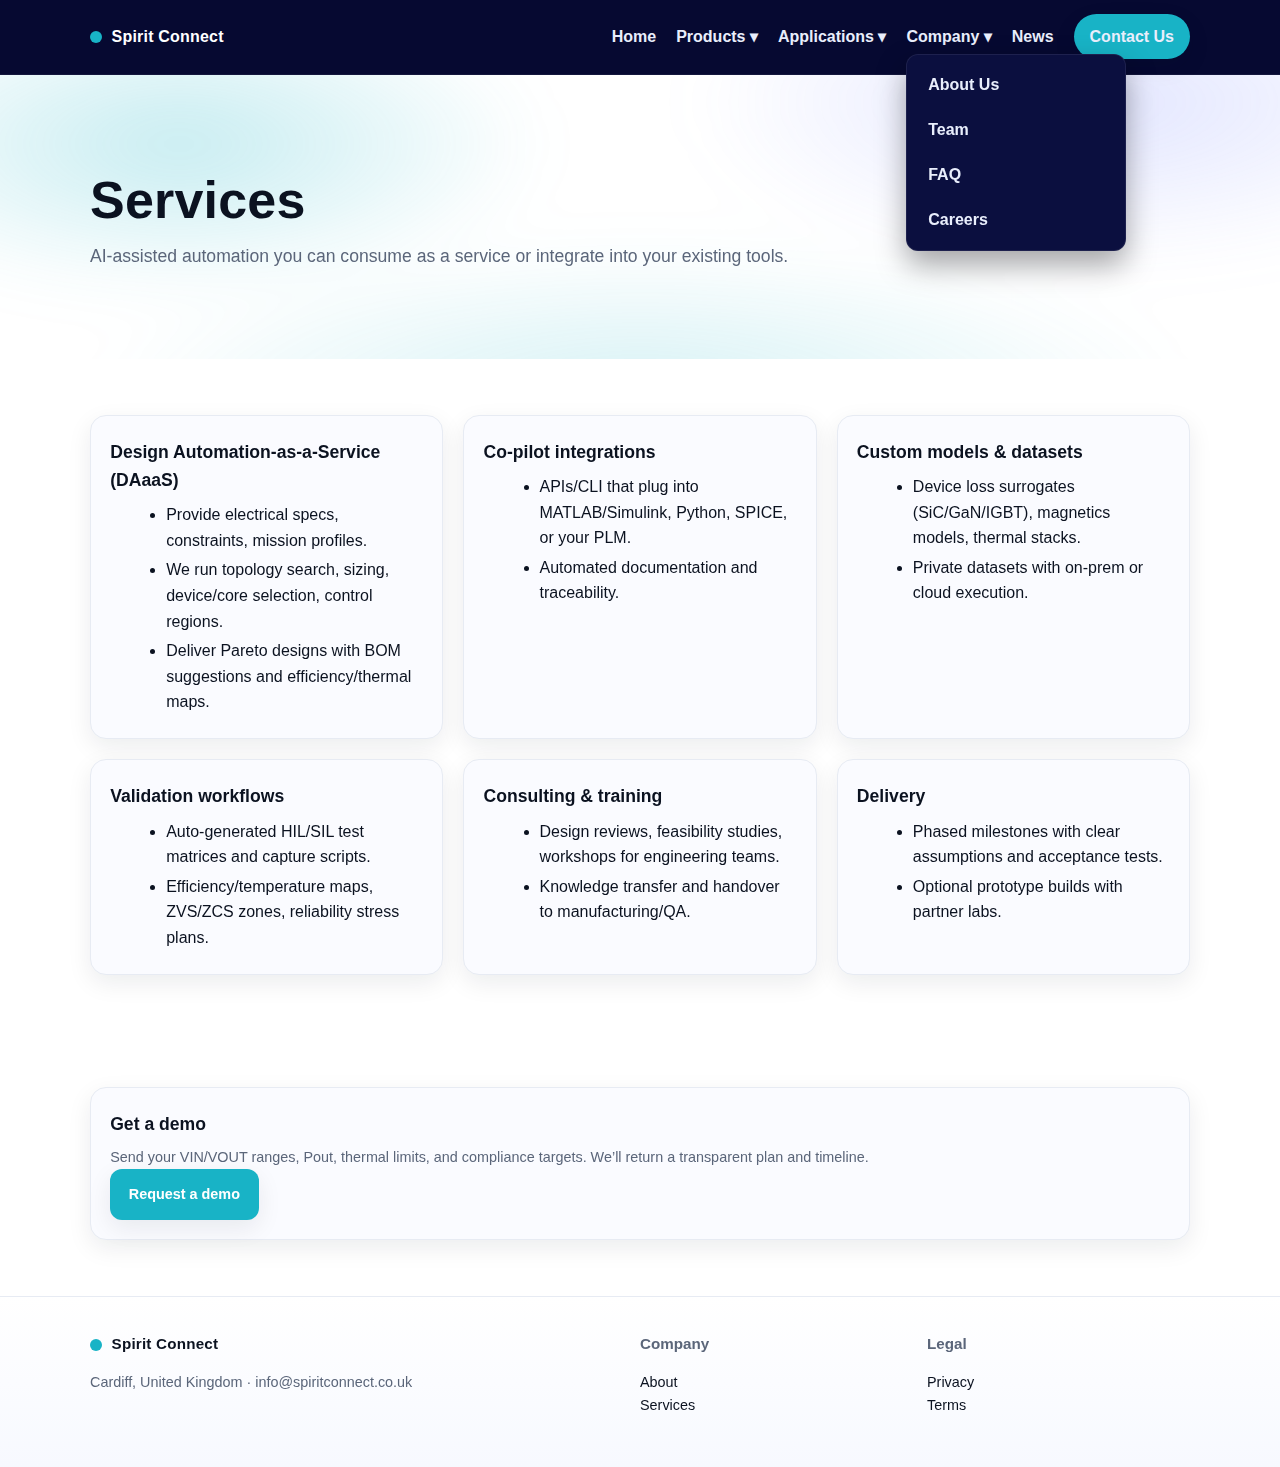
<file: services.html>
<!DOCTYPE html>
<html lang="en">
<head>
  <meta charset="utf-8"/>
  <meta name="viewport" content="width=device-width, initial-scale=1"/>
  <title>Services – Spirit Connect</title>
  <meta name="description" content="AI-assisted converter design automation: DAaaS, co-pilot integrations, custom models, and validation workflows."/>
  <link rel="stylesheet" href="style.css"/>
  <style>.list{margin:.4rem 0 0 1rem}.list li{margin:.25rem 0}</style>
</head>
<body>

<header class="nav nav-dark">
  <div class="container nav-inner">
    <a class="brand" href="index.html"><span class="dot"></span> Spirit Connect</a>
    <button class="hamburger" aria-label="Open menu" aria-controls="mainmenu" aria-expanded="false"><span></span><span></span><span></span></button>
    <nav id="mainmenu" class="menu">
      <a href="index.html">Home</a>
      <div class="dropdown"><button class="drop-toggle">Products ▾</button><div class="drop-menu"><a href="transistor-database.html">Transistor Database</a><a href="magnetic-database.html">Magnetic Database</a></div></div>
      <div class="dropdown"><button class="drop-toggle">Applications ▾</button><div class="drop-menu"><a href="applications-dab.html">DAB Converter</a><a href="applications-sensing.html">Sensing Device</a></div></div>
      <div class="dropdown"><button class="drop-toggle" aria-expanded="true">Company ▾</button><div class="drop-menu" style="display:block"><a href="about.html">About Us</a><a href="team.html">Team</a><a href="faq.html">FAQ</a><a href="careers.html">Careers</a></div></div>
      <a href="news.html">News</a><a href="contact.html" class="cta">Contact Us</a>
    </nav>
  </div>
</header>

<header class="hero">
  <div class="bg"></div>
  <div class="container">
    <h1>Services</h1>
    <p class="lead">AI-assisted automation you can consume as a service or integrate into your existing tools.</p>
  </div>
</header>

<section class="section">
  <div class="container grid">
    <div class="card">
      <h3>Design Automation-as-a-Service (DAaaS)</h3>
      <ul class="list">
        <li>Provide electrical specs, constraints, mission profiles.</li>
        <li>We run topology search, sizing, device/core selection, control regions.</li>
        <li>Deliver Pareto designs with BOM suggestions and efficiency/thermal maps.</li>
      </ul>
    </div>
    <div class="card">
      <h3>Co-pilot integrations</h3>
      <ul class="list">
        <li>APIs/CLI that plug into MATLAB/Simulink, Python, SPICE, or your PLM.</li>
        <li>Automated documentation and traceability.</li>
      </ul>
    </div>
    <div class="card">
      <h3>Custom models & datasets</h3>
      <ul class="list">
        <li>Device loss surrogates (SiC/GaN/IGBT), magnetics models, thermal stacks.</li>
        <li>Private datasets with on-prem or cloud execution.</li>
      </ul>
    </div>
    <div class="card">
      <h3>Validation workflows</h3>
      <ul class="list">
        <li>Auto-generated HIL/SIL test matrices and capture scripts.</li>
        <li>Efficiency/temperature maps, ZVS/ZCS zones, reliability stress plans.</li>
      </ul>
    </div>
    <div class="card">
      <h3>Consulting & training</h3>
      <ul class="list">
        <li>Design reviews, feasibility studies, workshops for engineering teams.</li>
        <li>Knowledge transfer and handover to manufacturing/QA.</li>
      </ul>
    </div>
    <div class="card">
      <h3>Delivery</h3>
      <ul class="list">
        <li>Phased milestones with clear assumptions and acceptance tests.</li>
        <li>Optional prototype builds with partner labs.</li>
      </ul>
    </div>
  </div>
</section>

<section class="section">
  <div class="container">
    <div class="card">
      <h3>Get a demo</h3>
      <p class="small">Send your VIN/VOUT ranges, Pout, thermal limits, and compliance targets. We’ll return a transparent plan and timeline.</p>
      <p class="small"><a class="btn btn-primary" href="contact.html">Request a demo</a></p>
    </div>
  </div>
</section>

<footer class="footer">
  <div class="container cols">
    <div><div class="brand"><span class="dot"></span> Spirit Connect</div><p class="small">Cardiff, United Kingdom · info@spiritconnect.co.uk</p></div>
    <div><strong>Company</strong><p class="small"><a href="about.html">About</a><br><a href="services.html">Services</a></p></div>
    <div><strong>Legal</strong><p class="small"><a href="#">Privacy</a><br><a href="#">Terms</a></p></div>
  </div>
</footer>

<script>
const burger=document.querySelector('.hamburger'),menu=document.getElementById('mainmenu');
if(burger&&menu){burger.addEventListener('click',()=>{const o=menu.classList.toggle('open');burger.setAttribute('aria-expanded',o?'true':'false');});}
document.querySelectorAll('.drop-toggle').forEach(b=>{b.addEventListener('click',e=>{const d=e.currentTarget.closest('.dropdown');d.classList.toggle('open');b.setAttribute('aria-expanded',d.classList.contains('open')?'true':'false');});b.addEventListener('keydown',e=>{if(e.key==='Enter'||e.key===' '){e.preventDefault();b.click();}});});
</script>
</body>
</html>
</file>
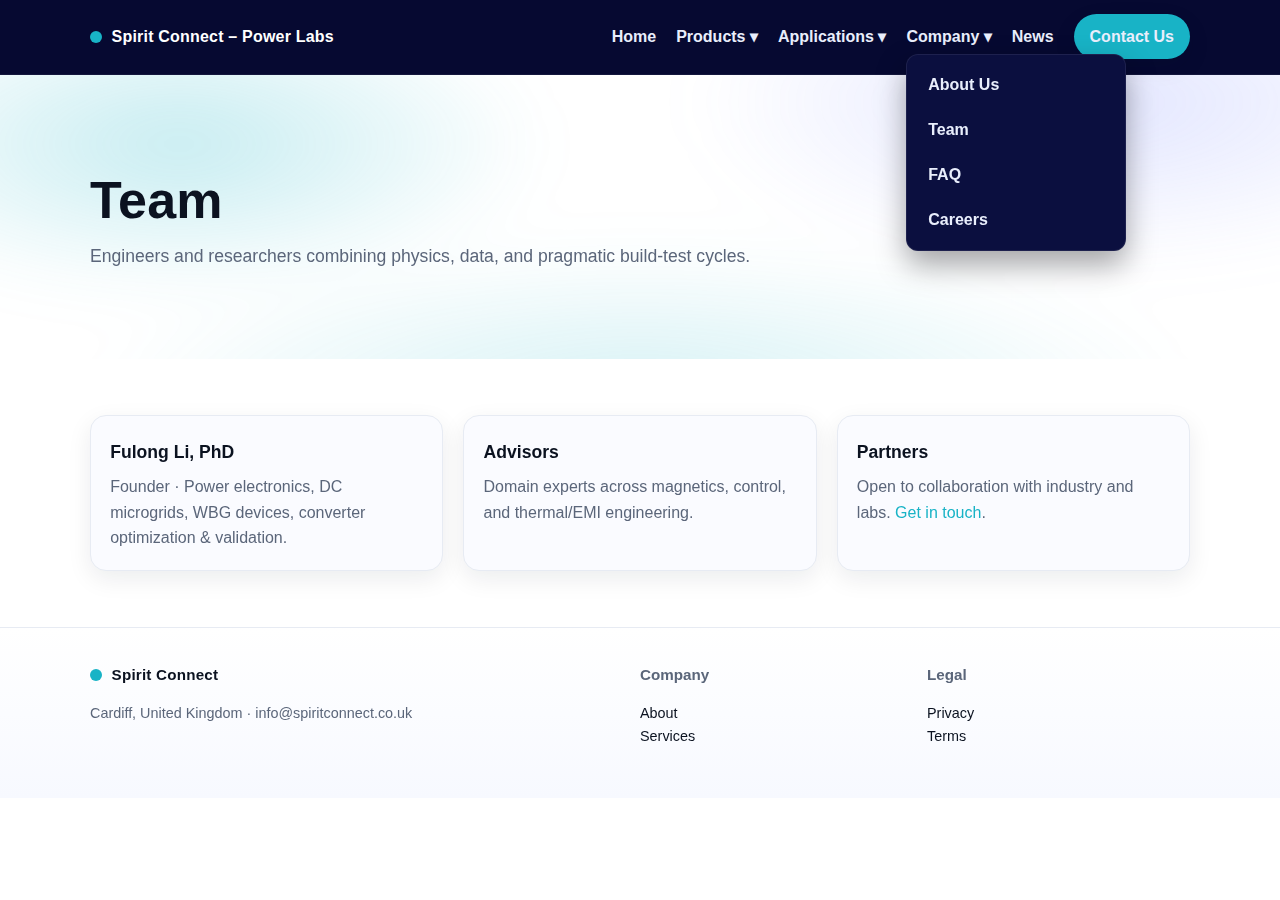
<file: team.html>
<!DOCTYPE html>
<html lang="en">
<head>
  <meta charset="utf-8"/><meta name="viewport" content="width=device-width, initial-scale=1"/>
  <title>Team – Spirit Connect</title>
  <meta name="description" content="Team behind Spirit Connect's AI-assisted power-electronics design automation."/>
  <link rel="stylesheet" href="style.css"/>
</head>
<body>
<header class="nav nav-dark"><div class="container nav-inner">
  <a class="brand" href="index.html"><span class="dot"></span> Spirit Connect – Power Labs</a>
  <button class="hamburger" aria-label="Open menu" aria-controls="mainmenu" aria-expanded="false"><span></span><span></span><span></span></button>
  <nav id="mainmenu" class="menu">
    <a href="index.html">Home</a>
    <div class="dropdown"><button class="drop-toggle">Products ▾</button><div class="drop-menu"><a href="transistor-database.html">Transistor Database</a><a href="magnetic-database.html">Magnetic Database</a></div></div>
    <div class="dropdown"><button class="drop-toggle">Applications ▾</button><div class="drop-menu"><a href="applications-dab.html">DAB Converter</a><a href="applications-sensing.html">Sensing Device</a></div></div>
    <div class="dropdown"><button class="drop-toggle" aria-expanded="true">Company ▾</button><div class="drop-menu" style="display:block"><a href="about.html">About Us</a><a href="team.html" aria-current="page">Team</a><a href="faq.html">FAQ</a><a href="careers.html">Careers</a></div></div>
    <a href="news.html">News</a><a href="contact.html" class="cta">Contact Us</a>
  </nav>
</div></header>

<header class="hero"><div class="bg"></div><div class="container">
  <h1>Team</h1>
  <p class="lead">Engineers and researchers combining physics, data, and pragmatic build-test cycles.</p>
</div></header>

<section class="section"><div class="container grid">
  <div class="card"><h3>Fulong Li, PhD</h3><p>Founder · Power electronics, DC microgrids, WBG devices, converter optimization & validation.</p></div>
  <div class="card"><h3>Advisors</h3><p>Domain experts across magnetics, control, and thermal/EMI engineering.</p></div>
  <div class="card"><h3>Partners</h3><p>Open to collaboration with industry and labs. <a href="contact.html">Get in touch</a>.</p></div>
</div></section>

<footer class="footer"><div class="container cols"><div><div class="brand"><span class="dot"></span> Spirit Connect</div><p class="small">Cardiff, United Kingdom · info@spiritconnect.co.uk</p></div><div><strong>Company</strong><p class="small"><a href="about.html">About</a><br><a href="services.html">Services</a></p></div><div><strong>Legal</strong><p class="small"><a href="#">Privacy</a><br><a href="#">Terms</a></p></div></div></footer>

<script>
const burger=document.querySelector('.hamburger'),menu=document.getElementById('mainmenu');
if(burger&&menu){burger.addEventListener('click',()=>{const o=menu.classList.toggle('open');burger.setAttribute('aria-expanded',o?'true':'false');});}
document.querySelectorAll('.drop-toggle').forEach(b=>{b.addEventListener('click',e=>{const d=e.currentTarget.closest('.dropdown');d.classList.toggle('open');b.setAttribute('aria-expanded',d.classList.contains('open')?'true':'false');});b.addEventListener('keydown',e=>{if(e.key==='Enter'||e.key===' '){e.preventDefault();b.click();}});});
</script>
</body>
</html>
</file>
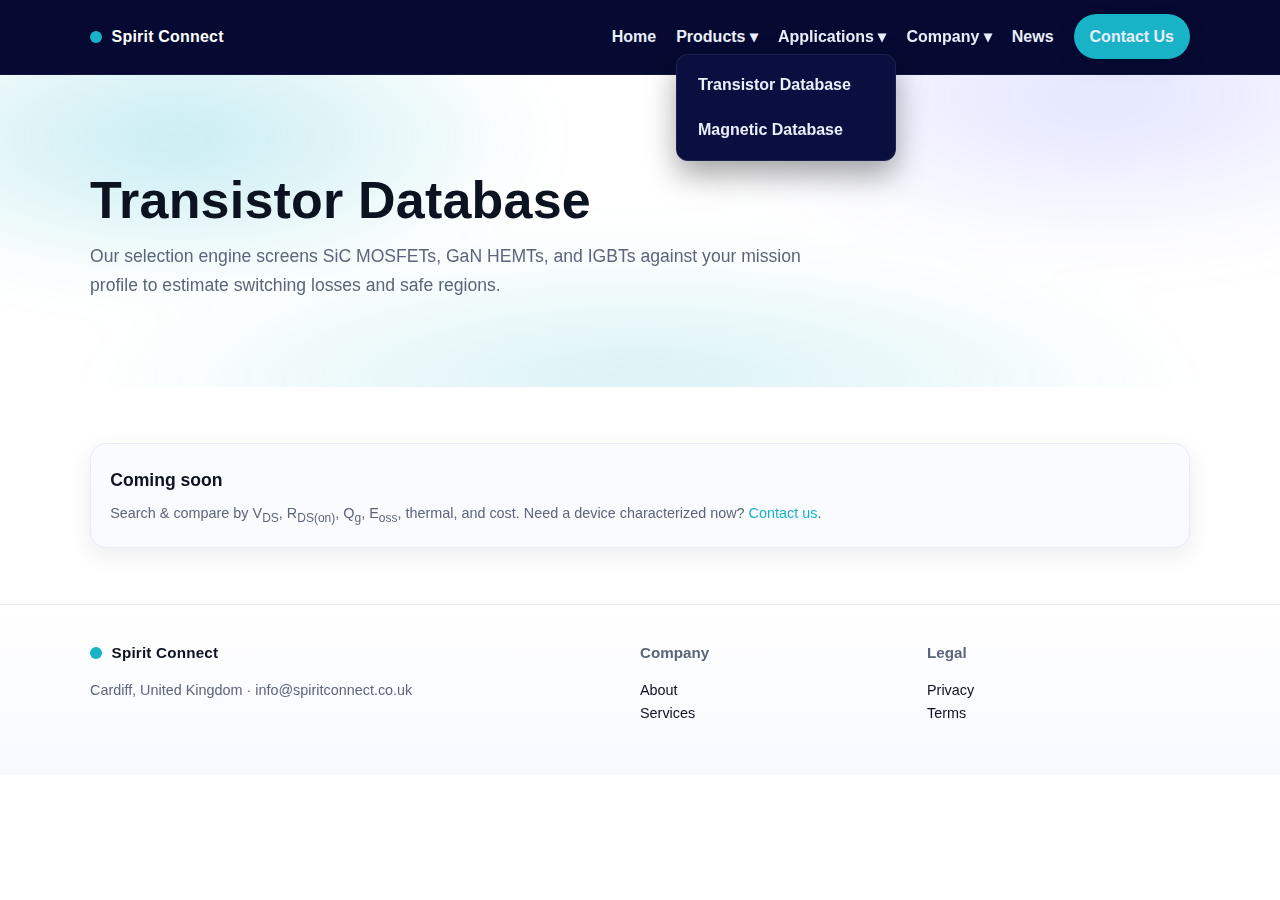
<file: transistor-database.html>
<!DOCTYPE html>
<html lang="en">
<head>
  <meta charset="utf-8"/><meta name="viewport" content="width=device-width, initial-scale=1"/>
  <title>Transistor Database – Spirit Connect</title>
  <meta name="description" content="Placeholder for SiC/GaN/IGBT device catalog used by our AI-assisted selection engine."/>
  <link rel="stylesheet" href="style.css"/>
</head>
<body>
<header class="nav nav-dark"><div class="container nav-inner">
  <a class="brand" href="index.html"><span class="dot"></span> Spirit Connect</a>
  <button class="hamburger" aria-label="Open menu" aria-controls="mainmenu" aria-expanded="false"><span></span><span></span><span></span></button>
  <nav id="mainmenu" class="menu">
    <a href="index.html">Home</a>
    <div class="dropdown"><button class="drop-toggle" aria-expanded="true">Products ▾</button>
      <div class="drop-menu" style="display:block">
        <a href="transistor-database.html" aria-current="page">Transistor Database</a>
        <a href="magnetic-database.html">Magnetic Database</a>
      </div>
    </div>
    <div class="dropdown"><button class="drop-toggle">Applications ▾</button>
      <div class="drop-menu"><a href="applications-dab.html">DAB Converter</a><a href="applications-sensing.html">Sensing Device</a></div>
    </div>
    <div class="dropdown"><button class="drop-toggle">Company ▾</button>
      <div class="drop-menu"><a href="about.html">About Us</a><a href="team.html">Team</a><a href="faq.html">FAQ</a><a href="careers.html">Careers</a></div>
    </div>
    <a href="news.html">News</a><a href="contact.html" class="cta">Contact Us</a>
  </nav>
</div></header>

<header class="hero"><div class="bg"></div><div class="container">
  <h1>Transistor Database</h1>
  <p class="lead">Our selection engine screens SiC MOSFETs, GaN HEMTs, and IGBTs against your mission profile to estimate switching losses and safe regions.</p>
</div></header>

<section class="section"><div class="container">
  <div class="card"><h3>Coming soon</h3><p class="small">Search & compare by V<sub>DS</sub>, R<sub>DS(on)</sub>, Q<sub>g</sub>, E<sub>oss</sub>, thermal, and cost. Need a device characterized now? <a href="contact.html">Contact us</a>.</p></div>
</div></section>

<footer class="footer"><div class="container cols"><div><div class="brand"><span class="dot"></span> Spirit Connect</div><p class="small">Cardiff, United Kingdom · info@spiritconnect.co.uk</p></div><div><strong>Company</strong><p class="small"><a href="about.html">About</a><br><a href="services.html">Services</a></p></div><div><strong>Legal</strong><p class="small"><a href="#">Privacy</a><br><a href="#">Terms</a></p></div></div></footer>

<script>
const burger=document.querySelector('.hamburger'),menu=document.getElementById('mainmenu');
if(burger&&menu){burger.addEventListener('click',()=>{const o=menu.classList.toggle('open');burger.setAttribute('aria-expanded',o?'true':'false');});}
document.querySelectorAll('.drop-toggle').forEach(b=>{b.addEventListener('click',e=>{const d=e.currentTarget.closest('.dropdown');d.classList.toggle('open');b.setAttribute('aria-expanded',d.classList.contains('open')?'true':'false');});b.addEventListener('keydown',e=>{if(e.key==='Enter'||e.key===' '){e.preventDefault();b.click();}});});
</script>
</body>
</html>
</file>
<file: style.css>
/* ===== Wave-like clean corporate theme with dark navbar and dropdowns ===== */

/* ---------- Variables ---------- */
:root{
  --bg: #ffffff;
  --fg: #0b1220;
  --muted: #5b667a;
  --brand: #18b3c6;        /* teal/cyan accent */
  --brand-dark:#0e7f8e;
  --accent: #6a7cff;       /* cool blue as secondary */
  --card: #fafbff;
  --border: #e7ebf3;
  --shadow: 0 8px 24px rgba(10,20,40,.08);
  --radius: 16px;
  --maxw: 1100px;
}

/* ---------- Base ---------- */
*{box-sizing:border-box}
html,body{height:100%}
body{
  margin:0;
  font-family: ui-sans-serif, -apple-system, BlinkMacSystemFont, "Segoe UI",
               Roboto, "Helvetica Neue", Arial, "Noto Sans", "Liberation Sans", sans-serif;
  color:var(--fg);
  background:var(--bg);
  line-height:1.6;
  -webkit-font-smoothing:antialiased;
  text-rendering:optimizeLegibility;
}
img{max-width:100%;height:auto;display:block}
a{color:var(--brand);text-decoration:none}
a:hover{color:var(--brand-dark);text-decoration:underline}

.container{width:min(92%, var(--maxw));margin-inline:auto}

/* ---------- Top Nav (dark) ---------- */
.nav{
  position:sticky; top:0; z-index:50;
  backdrop-filter:saturate(180%) blur(8px);
  background:rgba(255,255,255,.75);
  border-bottom:1px solid var(--border);
}
.nav-inner{
  display:flex; align-items:center; justify-content:space-between;
  padding:.9rem 0;
}
.brand{
  display:flex; align-items:center; gap:.6rem;
  font-weight:700; letter-spacing:.2px; color:var(--fg);
}
.brand .dot{width:12px;height:12px;border-radius:50%;background:var(--brand)}

.menu{display:flex; align-items:center; gap:1.25rem}
.nav a{color:var(--fg);font-weight:600}
.cta{
  display:inline-block; padding:.6rem 1rem; border-radius:999px;
  background:var(--fg); color:#fff; box-shadow:var(--shadow);
  transition:transform .08s ease, opacity .2s ease;
}
.cta:hover{transform:translateY(-1px);opacity:.95}

/* Dark variant */
.nav-dark{
  background:#060931; /* deep navy */
  border-bottom:1px solid rgba(255,255,255,.06);
  color:#e9eefc;
}
.nav-dark .brand{color:#fff}
.nav-dark .menu a,
.nav-dark .drop-toggle{color:#e9eefc}
.nav-dark .cta{background:#18b3c6; color:#001; font-weight:800}
.nav-dark .cta:hover{background:#0e7f8e}

/* Dropdowns */
.dropdown{position:relative}
.drop-toggle{
  background:transparent; border:0; padding:.25rem 0; cursor:pointer;
  font:inherit; font-weight:700;
}
.drop-menu{
  position:absolute; top:calc(100% + .6rem); left:0; min-width:220px;
  background:#0b0f3f; border:1px solid rgba(255,255,255,.08);
  box-shadow:0 14px 30px rgba(0,0,0,.35);
  border-radius:12px; padding:.5rem; display:none; z-index:100;
}
.drop-menu a{
  display:block; padding:.6rem .8rem; border-radius:10px;
  color:#e9eefc; white-space:nowrap;
}
.drop-menu a:hover{background:rgba(255,255,255,.08); text-decoration:none}

/* show on hover (desktop) */
@media (pointer:fine){
  .dropdown:hover .drop-menu{display:block}
}

/* Hamburger (mobile) */
.hamburger{
  display:none; background:transparent; border:0; cursor:pointer;
}
.hamburger span{
  display:block; width:22px; height:2px; background:#e9eefc; margin:5px 0;
  transition:transform .2s ease, opacity .2s ease;
}

/* Mobile layout */
@media (max-width: 880px){
  .hamburger{display:block}
  .menu{
    position:absolute; right:0; top:64px;
    background:#060931; border-left:1px solid rgba(255,255,255,.06);
    border-bottom:1px solid rgba(255,255,255,.06);
    box-shadow:0 16px 36px rgba(0,0,0,.45);
    border-radius:0 0 0 16px;
    padding:1rem; width:min(92vw, 340px);
    display:none; flex-direction:column; align-items:stretch; gap:.4rem;
  }
  .menu a, .drop-toggle{text-align:left; padding:.5rem .4rem}
  .dropdown .drop-menu{
    position:static; display:none; background:#0b0f3f; box-shadow:none; margin:.25rem 0;
  }
  .dropdown.open .drop-menu{display:block}
  .menu.open{display:flex}
}

/* Focus styles for accessibility */
.drop-toggle:focus, .menu a:focus{outline:2px solid #18b3c6; outline-offset:2px}

/* ---------- Hero ---------- */
.hero{
  position:relative; overflow:hidden; isolation:isolate;
  padding:6rem 0 4rem;
}
.hero .bg{
  position:absolute; inset:-20% -10% auto -10%; z-index:-1;
  height:420px;
  background:
    radial-gradient(40% 60% at 20% 30%, rgba(24,179,198,.25), transparent 60%),
    radial-gradient(45% 65% at 80% 20%, rgba(106,124,255,.20), transparent 60%),
    radial-gradient(60% 60% at 50% 90%, rgba(24,179,198,.18), transparent 60%);
  filter: blur(30px);
}
.hero h1{
  font-size:clamp(2rem, 6vw, 3.25rem);
  line-height:1.15; margin:0 0 .75rem;
  letter-spacing:.2px;
}
.hero p{
  max-width:720px; color:var(--muted); font-size:1.1rem; margin:0 0 1.5rem;
}
.hero-actions{display:flex; gap:.8rem; flex-wrap:wrap}
.btn{
  display:inline-block; border-radius:12px; padding:.8rem 1.1rem; font-weight:700;
  box-shadow:var(--shadow); border:1px solid transparent;
  transition:transform .08s ease, box-shadow .2s ease, background .2s ease;
}
.btn-primary{background:var(--brand); color:#fff}
.btn-primary:hover{background:var(--brand-dark); transform:translateY(-1px)}
.btn-ghost{background:#fff; color:var(--fg); border-color:var(--border)}
.btn-ghost:hover{box-shadow:0 8px 30px rgba(0,0,0,.06)}

/* ---------- Section & Typography ---------- */
.section{padding:3.5rem 0}
.section h2{
  font-size:clamp(1.6rem, 3.3vw, 2.1rem);
  margin:0 0 1rem;
}
.lead{color:var(--muted); max-width:780px}

/* ---------- Cards / Grid ---------- */
.grid{
  display:grid; gap:1.25rem;
  grid-template-columns:repeat(1, minmax(0,1fr));
}
@media (min-width:720px){ .grid{grid-template-columns:repeat(3, 1fr)} }

.card{
  background:var(--card); border:1px solid var(--border);
  border-radius:var(--radius); padding:1.2rem 1.2rem;
  box-shadow:var(--shadow); transition:transform .08s ease, box-shadow .2s ease;
}
.card:hover{transform:translateY(-2px); box-shadow:0 12px 32px rgba(10,20,40,.10)}
.card h3{margin:.2rem 0 .5rem; font-size:1.1rem}
.card p{color:var(--muted); margin:0}

/* ---------- Logos row ---------- */
.logos{
  display:grid; gap:1rem; align-items:center; opacity:.9;
  grid-template-columns:repeat(2, 1fr);
}
@media (min-width:720px){ .logos{grid-template-columns:repeat(6, 1fr)} }
.logo{
  height:38px; display:grid; place-items:center;
  border:1px solid var(--border); border-radius:12px; background:#fff;
}

/* ---------- Footer ---------- */
.footer{
  border-top:1px solid var(--border);
  background:linear-gradient(180deg,#fff 0%, #f7f9ff 100%);
  padding:2.2rem 0; color:var(--muted); font-size:.95rem;
}
.footer a{color:var(--fg)}
.footer .cols{
  display:grid; gap:1.5rem; grid-template-columns:1fr;
}
@media (min-width:800px){ .footer .cols{grid-template-columns:2fr 1fr 1fr} }
.small{font-size:.9rem;color:var(--muted)}

/* ===== NAVBAR ===== */
.nav-dark{
  background:#060931;
  border-bottom:1px solid rgba(255,255,255,.06);
  color:#e9eefc;
  z-index:500;
}
.nav-dark .brand{color:#fff}
.nav-dark .menu a,
.nav-dark .drop-toggle{color:#e9eefc}
.nav-dark .cta{
  background:#18b3c6; color:#001; font-weight:800;
}
.nav-dark .cta:hover{background:#0e7f8e; color:#001}

.menu{
  display:flex; align-items:center; gap:1.25rem;
}

.dropdown{position:relative}
.drop-toggle{
  background:transparent; border:0; cursor:pointer;
  font:inherit; font-weight:700;
}

/* Dropdown panel */
.drop-menu{
  position:absolute; top:100%; left:0; min-width:220px;
  background:#0b0f3f; border:1px solid rgba(255,255,255,.08);
  box-shadow:0 14px 30px rgba(0,0,0,.35);
  border-radius:12px; padding:.5rem;
  display:none; z-index:999;
}
.drop-menu a{
  display:block; padding:.6rem .8rem; border-radius:10px;
  color:#e9eefc; white-space:nowrap;
}
.drop-menu a:hover{background:rgba(255,255,255,.08); text-decoration:none}

/* Desktop hover + gap fix */
@media (min-width: 881px){
  .dropdown:hover .drop-menu,
  .dropdown:focus-within .drop-menu {display:block;}
  /* Invisible bridge to prevent hover gap */
  .drop-menu::before{
    content:""; position:absolute; left:0; right:0; top:-8px; height:8px;
  }
}

/* Mobile layout */
.hamburger{display:none; background:transparent; border:0; cursor:pointer;}
.hamburger span{
  display:block; width:22px; height:2px; background:#e9eefc; margin:5px 0;
}

@media (max-width:880px){
  .hamburger{display:block}
  .menu{
    position:absolute; right:0; top:64px;
    background:#060931; border-left:1px solid rgba(255,255,255,.06);
    border-bottom:1px solid rgba(255,255,255,.06);
    box-shadow:0 16px 36px rgba(0,0,0,.45);
    border-radius:0 0 0 16px;
    padding:1rem; width:min(92vw, 340px);
    display:none; flex-direction:column; align-items:stretch; gap:.4rem;
  }
  .menu a, .drop-toggle{text-align:left; padding:.5rem .4rem}
  .dropdown .drop-menu{
    position:static; display:none; background:#0b0f3f; box-shadow:none; margin:.25rem 0;
  }
  .dropdown.open .drop-menu{display:block}
  .menu.open{display:flex}
}

/* Keyboard focus */
.drop-toggle:focus, .menu a:focus{outline:2px solid #18b3c6; outline-offset:2px}
</file>
